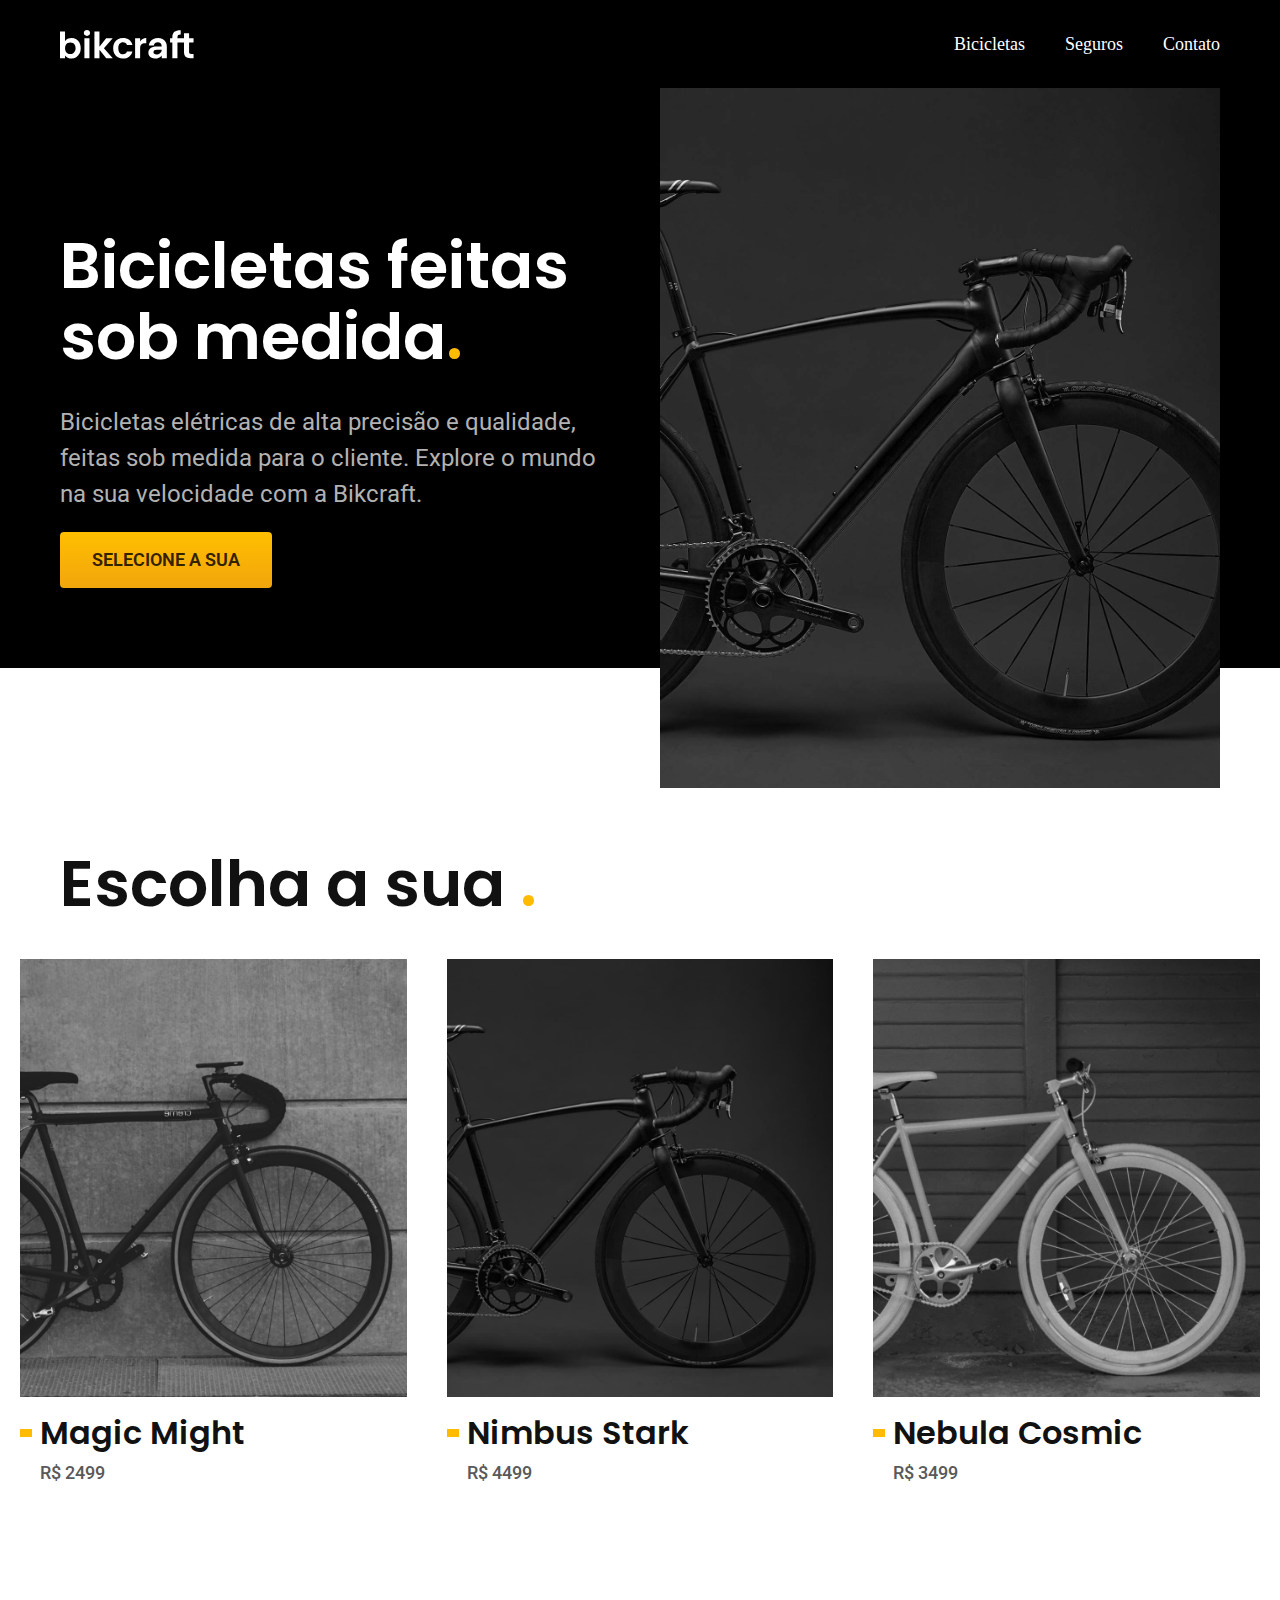
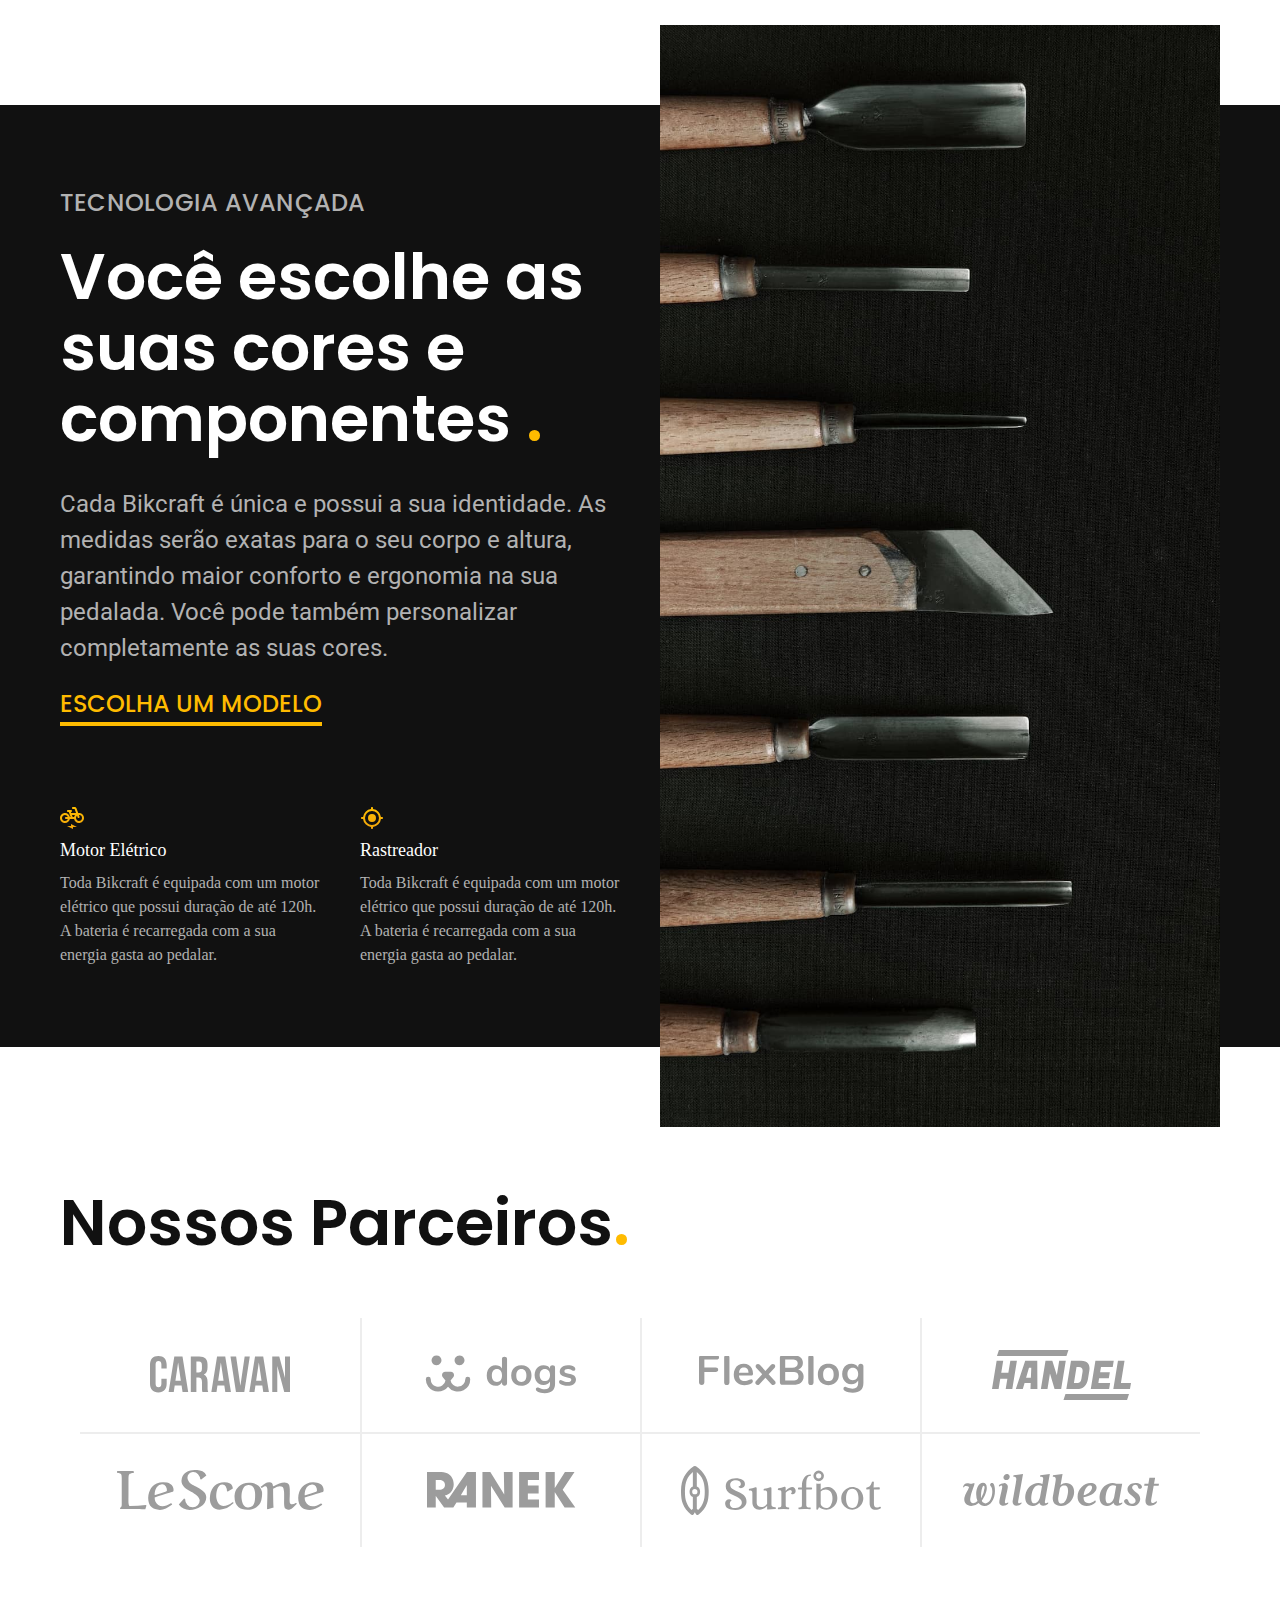
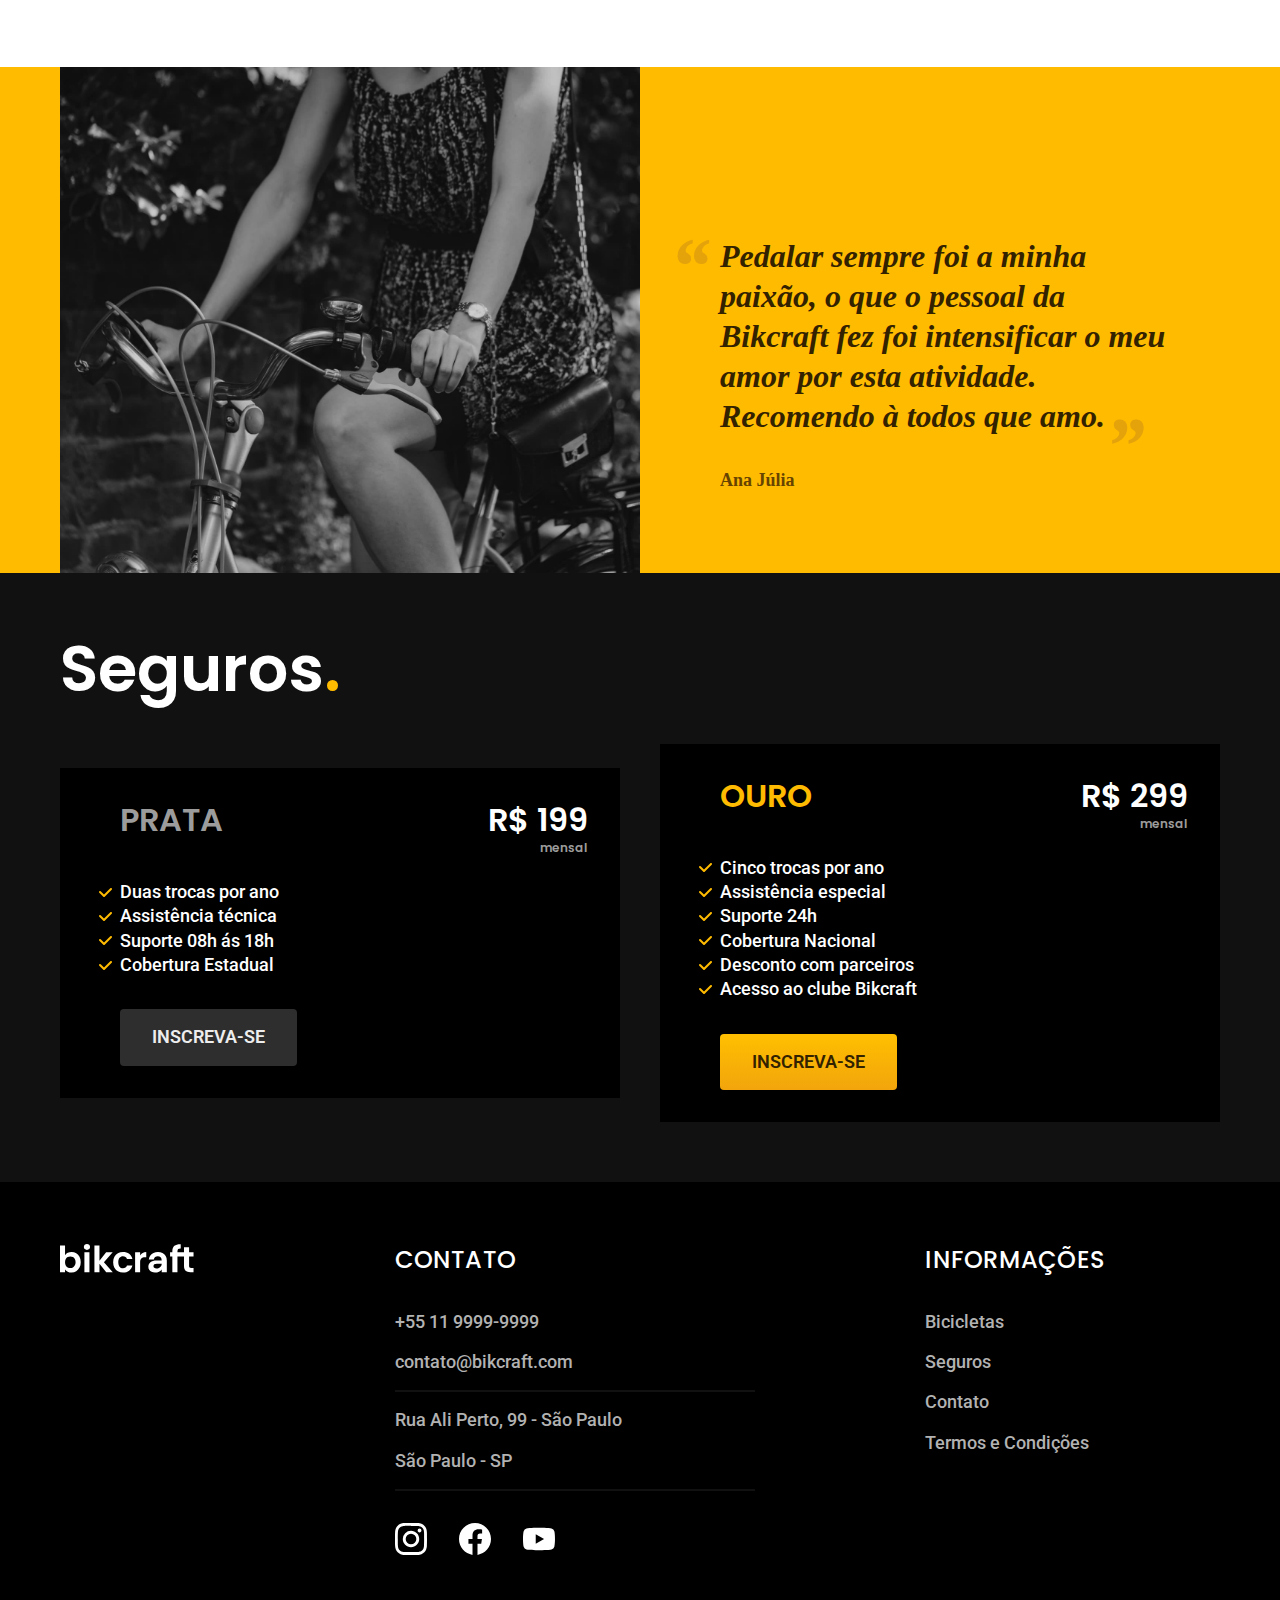
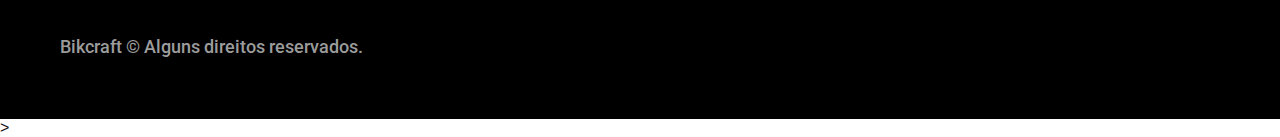
<file: index.html>
<!DOCTYPE html>
<html lang="pt-br">

<head>
    <meta charset="UTF-8">
    <meta name="viewport" content="width=device-width, initial-scale=1.0">
    <link rel="icon" href="./img/favicon.svg" type="image/svg+xml">
    <link rel="stylesheet" href="./css/style.min.css">
    <title>Bikcraft - Bicicletas Elétricas</title>
    <meta name="description" content="Bicicletas elétricas de alta precisão e qualidade,  feitas sob medida para o cliente. Explore o mundo na sua velocidade com a Bikcraft.">

    <link rel="preconnect" href="https://fonts.googleapis.com">
    <link rel="preconnect" href="https://fonts.gstatic.com" crossorigin>
    <link href="https://fonts.googleapis.com/css2?family=Merriweather:ital,wght@1,900&family=Poppins:wght@400;600&family=Roboto:wght@400;500&display=swap" rel="stylesheet">

    <script>document.documentElement.classList.add("js");</script>
</head>

<body>
    <header class="header-bg">
        <div class="header container">
            <a href="./"><img src="./img/bikcraft.svg" width="136" height="32" alt="Bikcraft"></a>
            <nav aria-label="primaria">
                <ul class="header-menu font-1-m cor-0">
                    <li><a href="./bicicletas.html">Bicicletas</a></li>
                    <li><a href="./seguros.html">Seguros</a></li>
                    <li><a href="./contato.html">Contato</a></li>
                </ul>
            </nav>
        </div>
    </header>

    <main class="introducao-bg">
        <div class="introducao container">
            <div class="introducao-conteudo">
                <h1 class="font-1-xxl cor-0 fadeInDown" data-anime="200">Bicicletas feitas sob medida<span>.</span></h1>
                <p class="font-2-l cor-5 fadeInDown" data-anime="400">Bicicletas elétricas de alta precisão e qualidade, feitas sob medida para o cliente. Explore o mundo na sua velocidade com a Bikcraft.</p>
                <a class="botao fadeInDown" data-anime="600" href="./bicicletas.html">SELECIONE A SUA</a>
            </div>
            <picture>
                <source media="(max-width: 800px)" srcset="./img/bicicletas/nimbus.jpg">
                <img src="./img/fotos/introducao.jpg" class="fadeInDown" data-anime="800" alt="Bicicleta elétrica preta">
            </picture>
        </div>
    </main>

    <article class="bicicletas-lista">
        <h2 class="font-1-xxl container">Escolha a sua <span class="cor-p1">.</span></h2>
        <ul>
            <li>
                <a href="./bicicletas/magic.html">
                    <img src="./img/bicicletas/magic-home.jpg" alt="Bicicleta Preta">
                    <h3 class="font-1-xl">Magic Might</h3>
                    <span class="font-2-m cor-8">R$ 2499</span>
                </a>
            </li>
            <li>
                <a href="./bicicletas/nimbus.html">
                    <img src="./img/bicicletas/nimbus-home.jpg" alt="Bicicleta Preta">
                    <h3 class="font-1-xl">Nimbus Stark</h3>
                    <span class="font-2-m cor-8">R$ 4499</span>
                </a>
            </li>
            <li>
                <a href="./bicicletas/nebula.html">
                    <img src="./img/bicicletas/nebula-home.jpg" alt="Bicicleta Preta">
                    <h3 class="font-1-xl">Nebula Cosmic</h3>
                    <span class="font-2-m cor-8">R$ 3499</span>
                </a>
            </li>
        </ul>
    </article>

    <article class="tecnologia-bg">
        <div class="tecnologia container">
            <div class="tecnologia-conteudo">
                <span class="font-2-l-b cor-5">Tecnologia Avançada</span>
                <h2 class="font-1-xxl cor-0">Você escolhe as suas cores e componentes <span class="cor-p1">.</span></h2>
                <p class="font-2-l cor-5">Cada Bikcraft é única e possui a sua identidade. As medidas serão exatas para o seu corpo e altura, garantindo maior conforto e ergonomia na sua pedalada. Você pode também personalizar completamente as suas cores.</p>
                <a class="link" href="./bicicletas.html">Escolha um modelo</a>
                <div class="tecnologia-vantagens">
                    <div>
                        <img src="./img/icones/eletrica.svg" width="24" height="24" alt="">
                        <h3 class="font-1-m cor-0">Motor Elétrico</h3>
                        <p class="font-2-s cor-5">Toda Bikcraft é equipada com um motor elétrico que possui duração de até 120h. A bateria é recarregada com a sua energia gasta ao pedalar.</p>
                    </div>
                    <div>
                        <img src="./img/icones/rastreador.svg" width="24" height="24" alt="">
                        <h3 class="font-1-m cor-0">Rastreador</h3>
                        <p class="font-2-s cor-5">Toda Bikcraft é equipada com um motor elétrico que possui duração de até 120h. A bateria é recarregada com a sua energia gasta ao pedalar.</p>
                    </div>
                </div>
            </div>
            <div class="tecnologia-imagem">
                <img src="./img/fotos/tecnologia.jpg" width="1200" height="1920" alt="">
            </div>
        </div>
    </article>

    <section class="parceiros container" aria-label="parceiros">
        <h2 class="font-1-xxl">Nossos Parceiros<span class="cor-p1">.</span></h2>
        <ul>
            <li><img src="img/parceiros/caravan.svg" width="140" height="38" alt="Caravan"></li>
            <li><img src="img/parceiros/dogs.svg" width="152" height="39" alt="Dogs"></li>
            <li><img src="img/parceiros/flexblog.svg" width="165" height="38" alt="Flexbox"></li>
            <li><img src="img/parceiros/handel.svg" width="139" height="50" alt="Handel"></li>
            <li><img src="img/parceiros/lescone.svg" width="208" height="41" alt="Lescone"></li>
            <li><img src="img/parceiros/ranek.svg" width="149" height="36" alt="Ranek"></li>
            <li><img src="img/parceiros/surfbot.svg" width="200" height="49" alt="Surfbot"></li>
            <li><img src="img/parceiros/wildbeast.svg" width="196" height="34" alt="wildbeast"></li>
        </ul>
    </section>

    <section class="depoimento-bg" aria-label="depoimento">
        <div class="depoimento container">
            <div>
                <img src="img/fotos/depoimento.jpg" width="1560" height="1360" alt="Pessoa pedalando bicileta bikecraft">
            </div>
            <div class="depoimento-conteudo">
                <blockquote class="font-1-xl cor-p5">
                    <p>Pedalar sempre foi a minha paixão, o que o pessoal da Bikcraft fez foi intensificar o meu amor por esta atividade. Recomendo à todos que amo.</p>
                </blockquote>
                <span class="font-1-m-b cor-p4">Ana Júlia</span>
            </div>
        </div>
    </section>

    <article class="seguros-bg">
        <div class="seguros container">
            <h2 class="font-1-xxl cor-0">Seguros<span class="cor-p1">.</span></h2>
            <div class="seguros-item">
                <h3 class="font-1-xl cor-6">PRATA</h3>
                <span class="font-1-xl cor-0">R$ 199 <span class="font-1-xs cor-6">mensal</span></span>
                <ul class="font-2-m cor-0">
                    <li>Duas trocas por ano</li>
                    <li>Assistência técnica</li>
                    <li>Suporte 08h ás 18h</li>
                    <li>Cobertura Estadual</li>
                </ul>
                <a class="botao secundario" href="./orcamento.html">Inscreva-se</a>
            </div>
            <div class="seguros-item">
                <h3 class="font-1-xl cor-p1">OURO</h3>
                <span class="font-1-xl cor-0">R$ 299 <span class="font-1-xs cor-6">mensal</span></span>
                <ul class="font-2-m cor-0">
                    <li>Cinco trocas por ano</li>
                    <li>Assistência especial</li>
                    <li>Suporte 24h</li>
                    <li>Cobertura Nacional</li>
                    <li>Desconto com parceiros</li>
                    <li>Acesso ao clube Bikcraft</li>
                </ul>
                <a class="botao" href="./orcamento.html">Inscreva-se</a>
            </div>
        </div>
    </article>

    <footer class="footer-bg">
        <div class="footer container">
            <img src="./img/bikcraft.svg" width="136" height="32" alt="bikcraft">
            <div class="footer-contato">
                <h3 class="font-2-l-b cor-0">Contato</h3>
                <ul class="font-2-m cor-5">
                    <li><a href="tel:+551199999999">+55 11 9999-9999</a></li>
                    <li><a href="mailto:contato@bikcraft.com.br">contato@bikcraft.com</a></li>
                    <li>Rua Ali Perto, 99 - São Paulo</li>
                    <li>São Paulo - SP</li>
                </ul>
                <div class="footer-redes">
                    <a href="./">
                        <img src="./img/redes/instagram.svg" width="32" height="32" alt="Instagram">
                    </a>
                    <a href="./">
                        <img src="./img/redes/facebook.svg" width="32" height="32" alt="Facebook">
                    </a>
                    <a href="./">
                        <img src="./img/redes/youtube.svg" width="32" height="32" alt="Youtube">
                    </a>
                </div>
            </div>
            <div class="footer-informacoes">
                <h3 class="font-2-l-b cor-0">Informações</h3>
                <nav>
                    <ul class="font-2-m cor-5">
                        <li><a href="./bicicletas.html">Bicicletas</a></li>
                        <li><a href="./seguros.html">Seguros</a></li>
                        <li><a href="./contato.html">Contato</a></li>
                        <li><a href="./termos.html">Termos e Condições</a></li>
                    </ul>
                </nav>
            </div>
            <p class="footer-copy font-2-m cor-6">Bikcraft © Alguns direitos reservados.</p>
        </div>
    </footer>

    <script src="./js/plugins/simple-anime.js"></script>
    <script src="./js/script.js"></script>
</body>
>

</html>
</file>
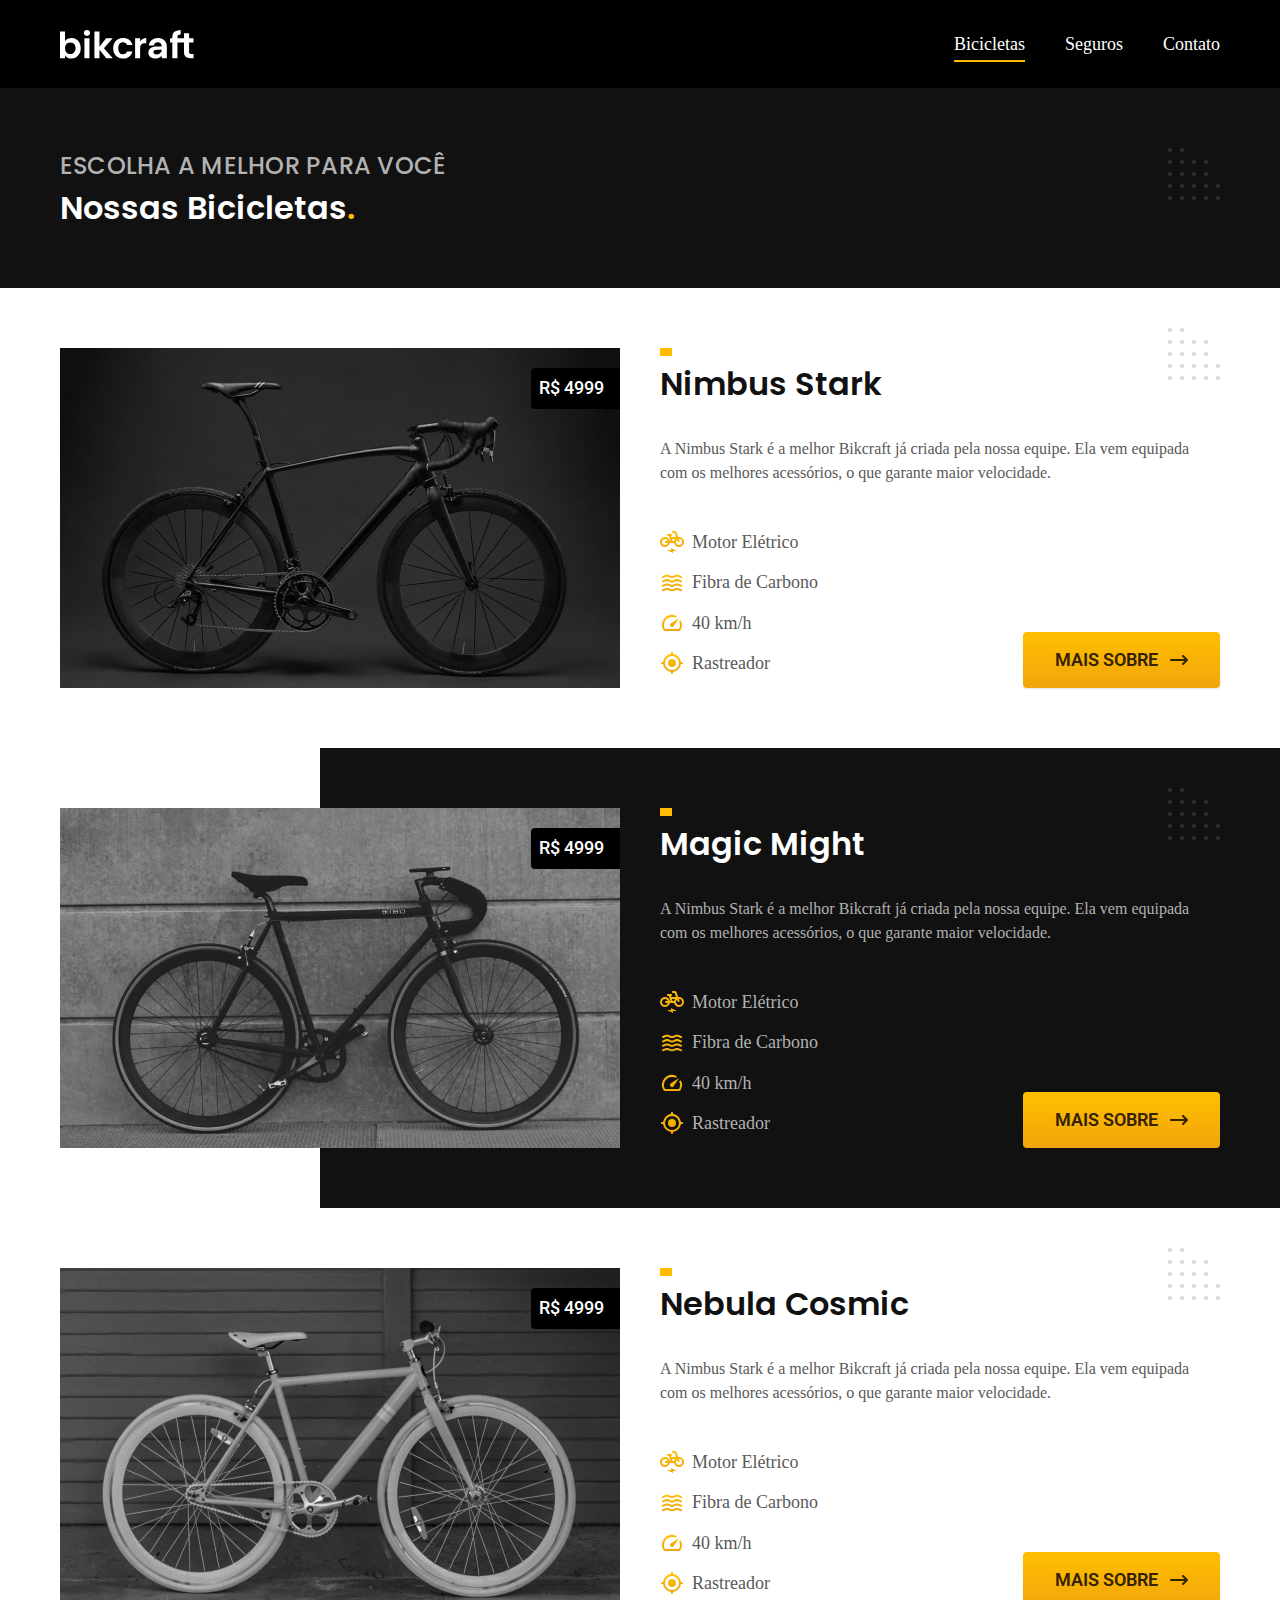
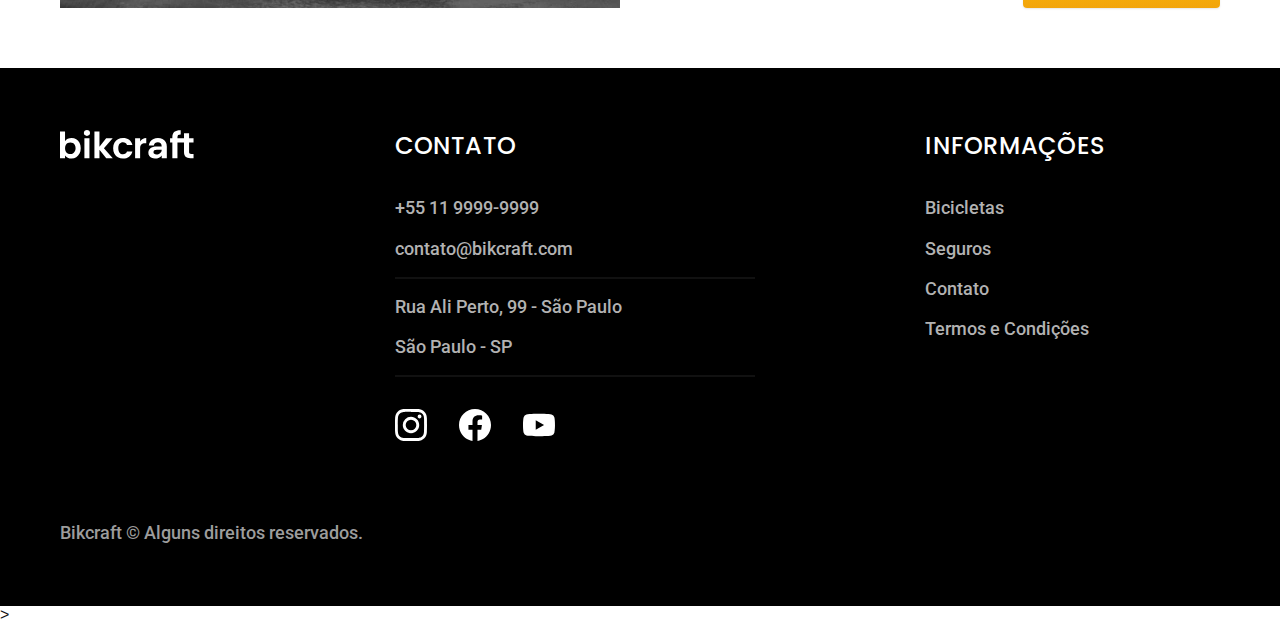
<file: bicicletas.html>
<!DOCTYPE html>
<html lang="pt-br">

<head>
    <meta charset="UTF-8">
    <meta name="viewport" content="width=device-width, initial-scale=1.0">
    <link rel="icon" href="./img/favicon.svg" type="image/svg+xml">
    <link rel="stylesheet" href="./css/style.min.css">
    <title>Bicicletas | Bikcraft</title>
    <meta name="description" content="Bicicletas elétricas de alta precisão e qualidade,  feitas sob medida para o cliente. Explore o mundo na sua velocidade com a Bikcraft.">

    <link rel="preconnect" href="https://fonts.googleapis.com">
    <link rel="preconnect" href="https://fonts.gstatic.com" crossorigin>
    <link href="https://fonts.googleapis.com/css2?family=Merriweather:ital,wght@1,900&family=Poppins:wght@400;600&family=Roboto:wght@400;500&display=swap" rel="stylesheet">
    <script>document.documentElement.classList.add("js");</script>
</head>

<body id="bicicletas">
    <header class="header-bg">
        <div class="header container">
            <a href="./"><img src="./img/bikcraft.svg" width="136" height="32" alt="Bikcraft"></a>
            <nav aria-label="primaria">
                <ul class="header-menu font-1-m cor-0">
                    <li><a href="./bicicletas.html">Bicicletas</a></li>
                    <li><a href="./seguros.html">Seguros</a></li>
                    <li><a href="./contato.html">Contato</a></li>
                </ul>
            </nav>
        </div>
    </header>

    <main>
        <div class="titulo-bg">
            <div class="titulo container">
                <p class="font-2-l-b cor-5">Escolha a melhor para você</p>
                <h1 class="font-1-xl cor-0">Nossas Bicicletas<span class="cor-p1">.</span></h1>
            </div>
        </div>


        <div class="bicicletas container">
            <div class="bicicletas-imagem">
                <img src="./img/bicicletas/nimbus.jpg" width="1120" height="680" alt="Bicicleta Preta">
                <span class="font-2-m cor-0">R$ 4999</span>
            </div>
            <div class="bicicletas-conteudo">
                <h2 class="font-1-xl">Nimbus Stark</h2>
                <p class="font-2-s cor-8">A Nimbus Stark é a melhor Bikcraft já criada pela nossa equipe. Ela vem equipada com os melhores acessórios, o que garante maior velocidade.</p>
                <ul class="font-1-m cor-8">
                    <li><img src="./img/icones/eletrica.svg" width="24" height="24" alt="">Motor Elétrico</li>
                    <li><img src="./img/icones/carbono.svg" width="24" height="24" alt="">Fibra de Carbono</li>
                    <li><img src="./img/icones/velocidade.svg" width="24" height="24" alt="">40 km/h</li>
                    <li><img src="./img/icones/rastreador.svg" width="24" height="24" alt="">Rastreador</li>
                </ul>
                <a class="botao seta" href="./bicicletas/nimbus.html">Mais Sobre</a>
            </div>
        </div>

        <div class="bicicletas-bg">
            <div class="bicicletas container">
                <div class="bicicletas-imagem">
                    <img src="./img/bicicletas/magic.jpg" width="1120" height="680" alt="Bicicleta Preta">
                    <span class="font-2-m cor-0">R$ 4999</span>
                </div>
                <div class="bicicletas-conteudo">
                    <h2 class="font-1-xl cor-0">Magic Might</h2>
                    <p class="font-2-s cor-5">A Nimbus Stark é a melhor Bikcraft já criada pela nossa equipe. Ela vem equipada com os melhores acessórios, o que garante maior velocidade.</p>
                    <ul class="font-1-m cor-5">
                        <li><img src="./img/icones/eletrica.svg" width="24" height="24" alt="">Motor Elétrico</li>
                        <li><img src="./img/icones/carbono.svg" width="24" height="24" alt="">Fibra de Carbono</li>
                        <li><img src="./img/icones/velocidade.svg" width="24" height="24" alt="">40 km/h</li>
                        <li><img src="./img/icones/rastreador.svg" width="24" height="24" alt="">Rastreador</li>
                    </ul>
                    <a class="botao seta" href="./bicicletas/magic.html">Mais Sobre</a>

                </div>
            </div>
        </div>

        <div class="bicicletas container">
            <div class="bicicletas-imagem">
                <img src="./img/bicicletas/nebula.jpg" width="1120" height="680" alt="Bicicleta Branca">
                <span class="font-2-m cor-0">R$ 4999</span>
            </div>
            <div class="bicicletas-conteudo">
                <h2 class="font-1-xl">Nebula Cosmic</h2>
                <p class="font-2-s cor-8">A Nimbus Stark é a melhor Bikcraft já criada pela nossa equipe. Ela vem equipada com os melhores acessórios, o que garante maior velocidade.</p>
                <ul class="font-1-m cor-8">
                    <li><img src="./img/icones/eletrica.svg" width="24" height="24" alt="">Motor Elétrico</li>
                    <li><img src="./img/icones/carbono.svg" width="24" height="24" alt="">Fibra de Carbono</li>
                    <li><img src="./img/icones/velocidade.svg" width="24" height="24" alt="">40 km/h</li>
                    <li><img src="./img/icones/rastreador.svg" width="24" height="24" alt="">Rastreador</li>
                </ul>
                <a class="botao seta" href="./bicicletas/nebula.html">Mais Sobre</a>

            </div>
        </div>



    </main>

    <footer class="footer-bg">
        <div class="footer container">
            <img src="./img/bikcraft.svg" width="136" height="32" alt="bikcraft">
            <div class="footer-contato">
                <h3 class="font-2-l-b cor-0">Contato</h3>
                <ul class="font-2-m cor-5">
                    <li><a href="tel:+551199999999">+55 11 9999-9999</a></li>
                    <li><a href="mailto:contato@bikcraft.com.br">contato@bikcraft.com</a></li>
                    <li>Rua Ali Perto, 99 - São Paulo</li>
                    <li>São Paulo - SP</li>
                </ul>
                <div class="footer-redes">
                    <a href="./">
                        <img src="./img/redes/instagram.svg" width="32" height="32" alt="Instagram">
                    </a>
                    <a href="./">
                        <img src="./img/redes/facebook.svg" width="32" height="32" alt="Facebook">
                    </a>
                    <a href="./">
                        <img src="./img/redes/youtube.svg" width="32" height="32" alt="Youtube">
                    </a>
                </div>
            </div>
            <div class="footer-informacoes">
                <h3 class="font-2-l-b cor-0">Informações</h3>
                <nav>
                    <ul class="font-2-m cor-5">
                        <li><a href="./bicicletas.html">Bicicletas</a></li>
                        <li><a href="./seguros.html">Seguros</a></li>
                        <li><a href="./contato.html">Contato</a></li>
                        <li><a href="./termos.html">Termos e Condições</a></li>
                    </ul>
                </nav>
            </div>
            <p class="footer-copy font-2-m cor-6">Bikcraft © Alguns direitos reservados.</p>
        </div>
    </footer>

    <script src="./js/script.js"></script>
</body>
>

</html>
</file>
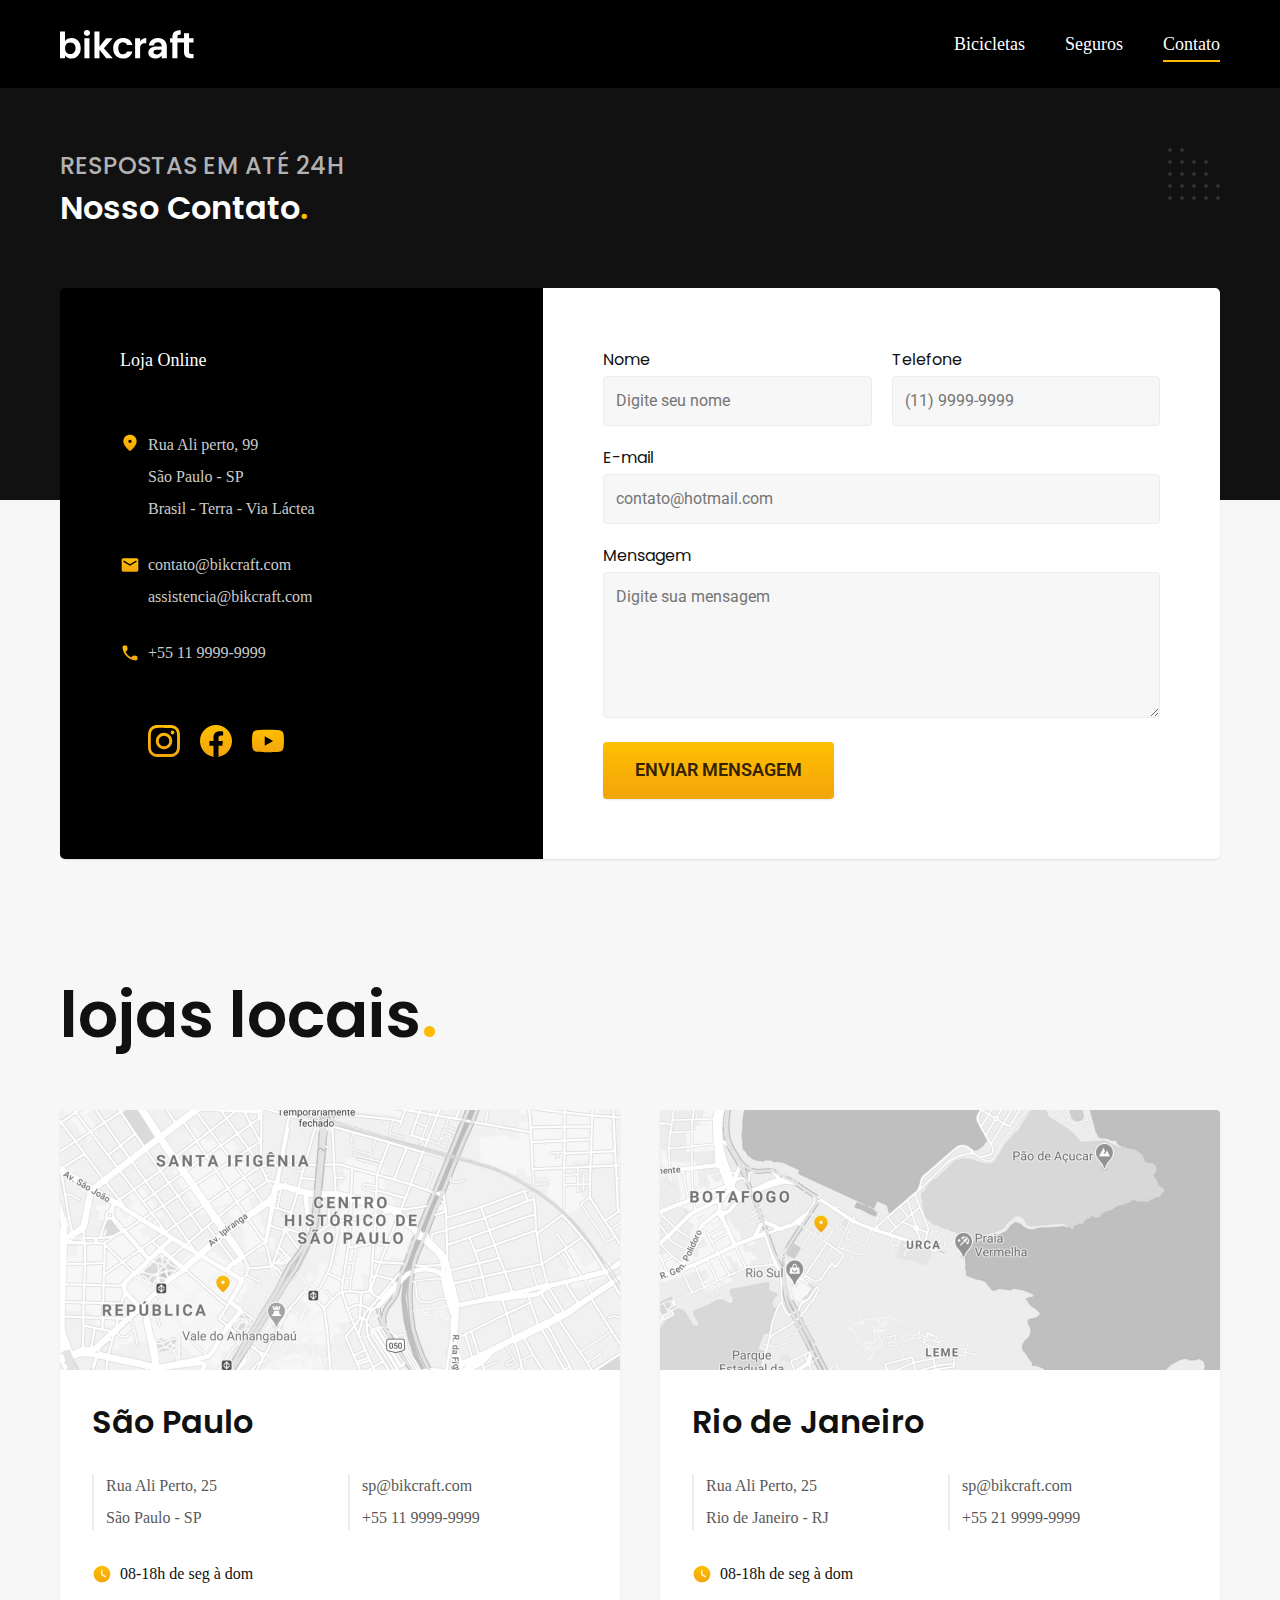
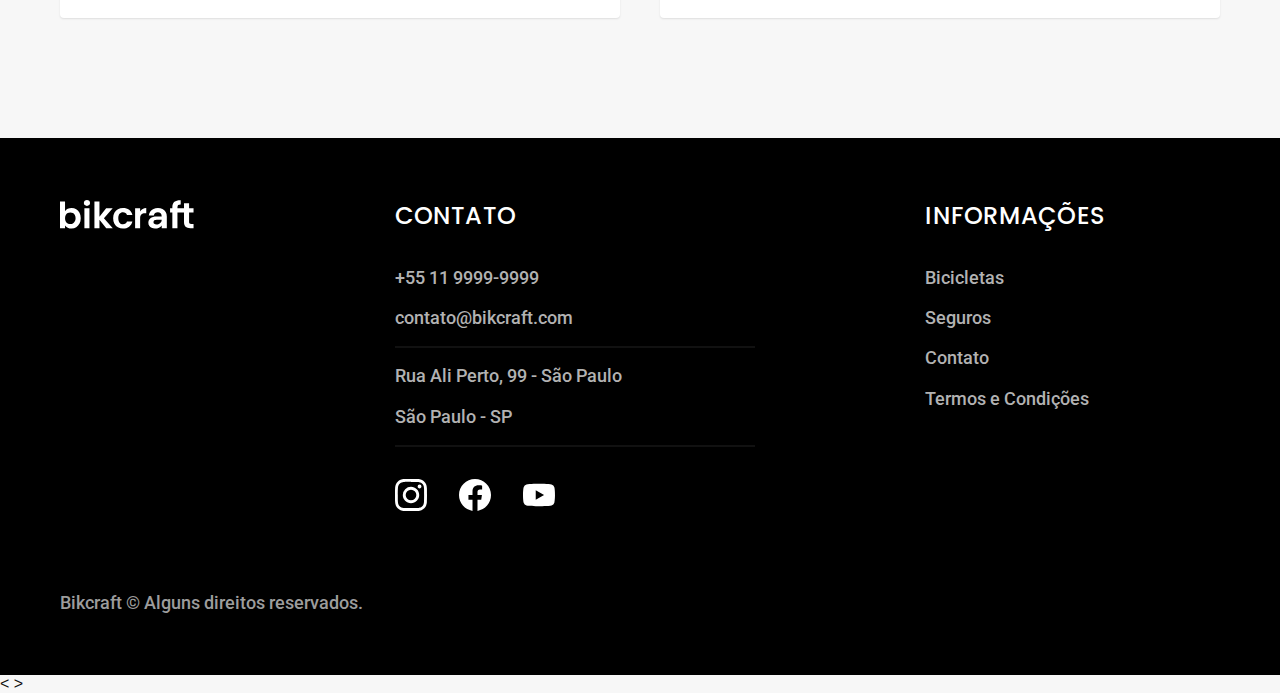
<file: contato.html>
<!DOCTYPE html>
<html lang="pt-br">

<head>
    <meta charset="UTF-8">
    <meta name="viewport" content="width=device-width, initial-scale=1.0">
    <link rel="icon" href="./img/favicon.svg" type="image/svg+xml">
    <link rel="stylesheet" href="./css/style.min.css">
    <title>Contato | Bikcraft</title>
    <meta name="description" content="Bicicletas elétricas de alta precisão e qualidade,  feitas sob medida para o cliente. Explore o mundo na sua velocidade com a Bikcraft.">

    <link rel="preconnect" href="https://fonts.googleapis.com">
    <link rel="preconnect" href="https://fonts.gstatic.com" crossorigin>
    <link href="https://fonts.googleapis.com/css2?family=Merriweather:ital,wght@1,900&family=Poppins:wght@400;600&family=Roboto:wght@400;500&display=swap" rel="stylesheet">
    <script>document.documentElement.classList.add("js");</script>
</head>

<body id="contato">
    <header class="header-bg">
        <div class="header container">
            <a href="./"><img src="./img/bikcraft.svg" width="136" height="32" alt="Bikcraft"></a>
            <nav aria-label="primaria">
                <ul class="header-menu font-1-m cor-0">
                    <li><a href="./bicicletas.html">Bicicletas</a></li>
                    <li><a href="./seguros.html">Seguros</a></li>
                    <li><a href="./contato.html">Contato</a></li>
                </ul>
            </nav>
        </div>
    </header>

    <main>
        <div class="titulo-bg">
            <div class="titulo container">
                <p class="font-2-l-b cor-5">Respostas em até 24h</p>
                <h1 class="font-1-xl cor-0">Nosso Contato<span class="cor-p1">.</span></h1>
            </div>
        </div>

        <div class="contato container">
            <section class="contato-dados" aria-label="endereço">
                <h2 class="font-1-m cor-0">Loja Online</h2>
                <div class="contato-endereco font-2-s cor-4">
                    <p>Rua Ali perto, 99</p>
                    <p>São Paulo - SP</p>
                    <p>Brasil - Terra - Via Láctea</p>
                </div>
                <div class="contato-meios font-2-s cor-4">
                    <a href="mailto:contato@bikcraft.com">contato@bikcraft.com</a>
                    <a href="mailto:assistencia@bikcraft.com">assistencia@bikcraft.com</a>
                    <a href="tel:+551199999999">+55 11 9999-9999</a>
                </div>
                <div class="contato-redes">
                    <a href="./">
                        <img src="./img/redes/instagram-p.svg" width="32" height="32" alt="Instagram">
                    </a>
                    <a href="./">
                        <img src="./img/redes/facebook-p.svg" width="32" height="32" alt="Facebook">
                    </a>
                    <a href="./">
                        <img src="./img/redes/youtube-p.svg" width="32" height="32" alt="Youtube">
                    </a>
                </div>
            </section>
            <section class="contato-formulario" aria-label="formulario">
                <form class="form" action="./contato.html">
                    <div>
                        <label for="nome">Nome</label>
                        <input type="text" id="nome" placeholder="Digite seu nome">
                    </div>
                    <div>
                        <label for="telefone">Telefone</label>
                        <input type="text" id="telefone" placeholder="(11) 9999-9999">
                    </div>
                    <div class="col-2">
                        <label for="email">E-mail</label>
                        <input type="email" id="email" placeholder="contato@hotmail.com">
                    </div>
                    <div class="col-2">
                        <label for="mensagem">Mensagem</label>
                        <textarea name="mensagem" id="mensagem" rows="5" placeholder="Digite sua mensagem"></textarea>
                    </div>
                    <button class="botao col-2">Enviar Mensagem</button>
                </form>
            </section>
        </div>
        <article class="lojas container">
            <h2 class="font-1-xxl">lojas locais<span class="cor-p1">.</span></h2>
            <div class="lojas-item">
                <img src="./img/lojas/sp.jpg" width="1120" height="520" alt="Loja SP">
                <div class="lojas-conteudo">
                    <h3 class="font-1-xl">São Paulo</h3>
                    <div class="lojas-dados font-2-s cor-8">
                        <p>Rua Ali Perto, 25</p>
                        <p>São Paulo - SP</p>
                    </div>
                    <div class="lojas-dados font-2-s cor-8">
                        <a href="mailto:assistencia@bikcraft.com">sp@bikcraft.com</a>
                        <a href="tel:+551199999999">+55 11 9999-9999</a>
                    </div>
                    <p class="lojas-tempo font-1-s"><img src="./img/icones/horario.svg" width="20" height="20" alt="">08-18h de seg à dom</p>
                </div>
            </div>
            <div class="lojas-item">
                <img src="./img/lojas/rj.jpg" width="1120" height="520" alt="Loja RJ">
                <div class="lojas-conteudo">
                    <h3 class="font-1-xl">Rio de Janeiro</h3>
                    <div class="lojas-dados font-2-s cor-8">
                        <p>Rua Ali Perto, 25</p>
                        <p>Rio de Janeiro - RJ</p>
                    </div>
                    <div class="lojas-dados font-2-s cor-8">
                        <a href="mailto:assistencia@bikcraft.com">sp@bikcraft.com</a>
                        <a href="tel:+551199999999">+55 21 9999-9999</a>
                    </div>
                    <p class="lojas-tempo font-1-s"><img src="./img/icones/horario.svg" width="20" height="20" alt="">08-18h de seg à dom</p>
                </div>

        </article>

    </main>

    <footer class="footer-bg">
        <div class="footer container">
            <img src="./img/bikcraft.svg" width="136" height="32" alt="bikcraft">
            <div class="footer-contato">
                <h3 class="font-2-l-b cor-0">Contato</h3>
                <ul class="font-2-m cor-5">
                    <li><a href="tel:+551199999999">+55 11 9999-9999</a></li>
                    <li><a href="mailto:contato@bikcraft.com.br">contato@bikcraft.com</a></li>
                    <li>Rua Ali Perto, 99 - São Paulo</li>
                    <li>São Paulo - SP</li>
                </ul>
                <div class="footer-redes">
                    <a href="./">
                        <img src="./img/redes/instagram.svg" width="32" height="32" alt="Instagram">
                    </a>
                    <a href="./">
                        <img src="./img/redes/facebook.svg" width="32" height="32" alt="Facebook">
                    </a>
                    <a href="./">
                        <img src="./img/redes/youtube.svg" width="32" height="32" alt="Youtube">
                    </a>
                </div>
            </div>
            <div class="footer-informacoes">
                <h3 class="font-2-l-b cor-0">Informações</h3>
                <nav>
                    <ul class="font-2-m cor-5">
                        <li><a href="./bicicletas.html">Bicicletas</a></li>
                        <li><a href="./seguros.html">Seguros</a></li>
                        <li><a href="./contato.html">Contato</a></li>
                        <li><a href="./termos.html">Termos e Condições</a></li>
                    </ul>
                </nav>
            </div>
            <p class="footer-copy font-2-m cor-6">Bikcraft © Alguns direitos reservados.</p>
        </div>
    </footer>

    <<script src="./js/script.js">
        </script>
</body>
>

</html>
</file>
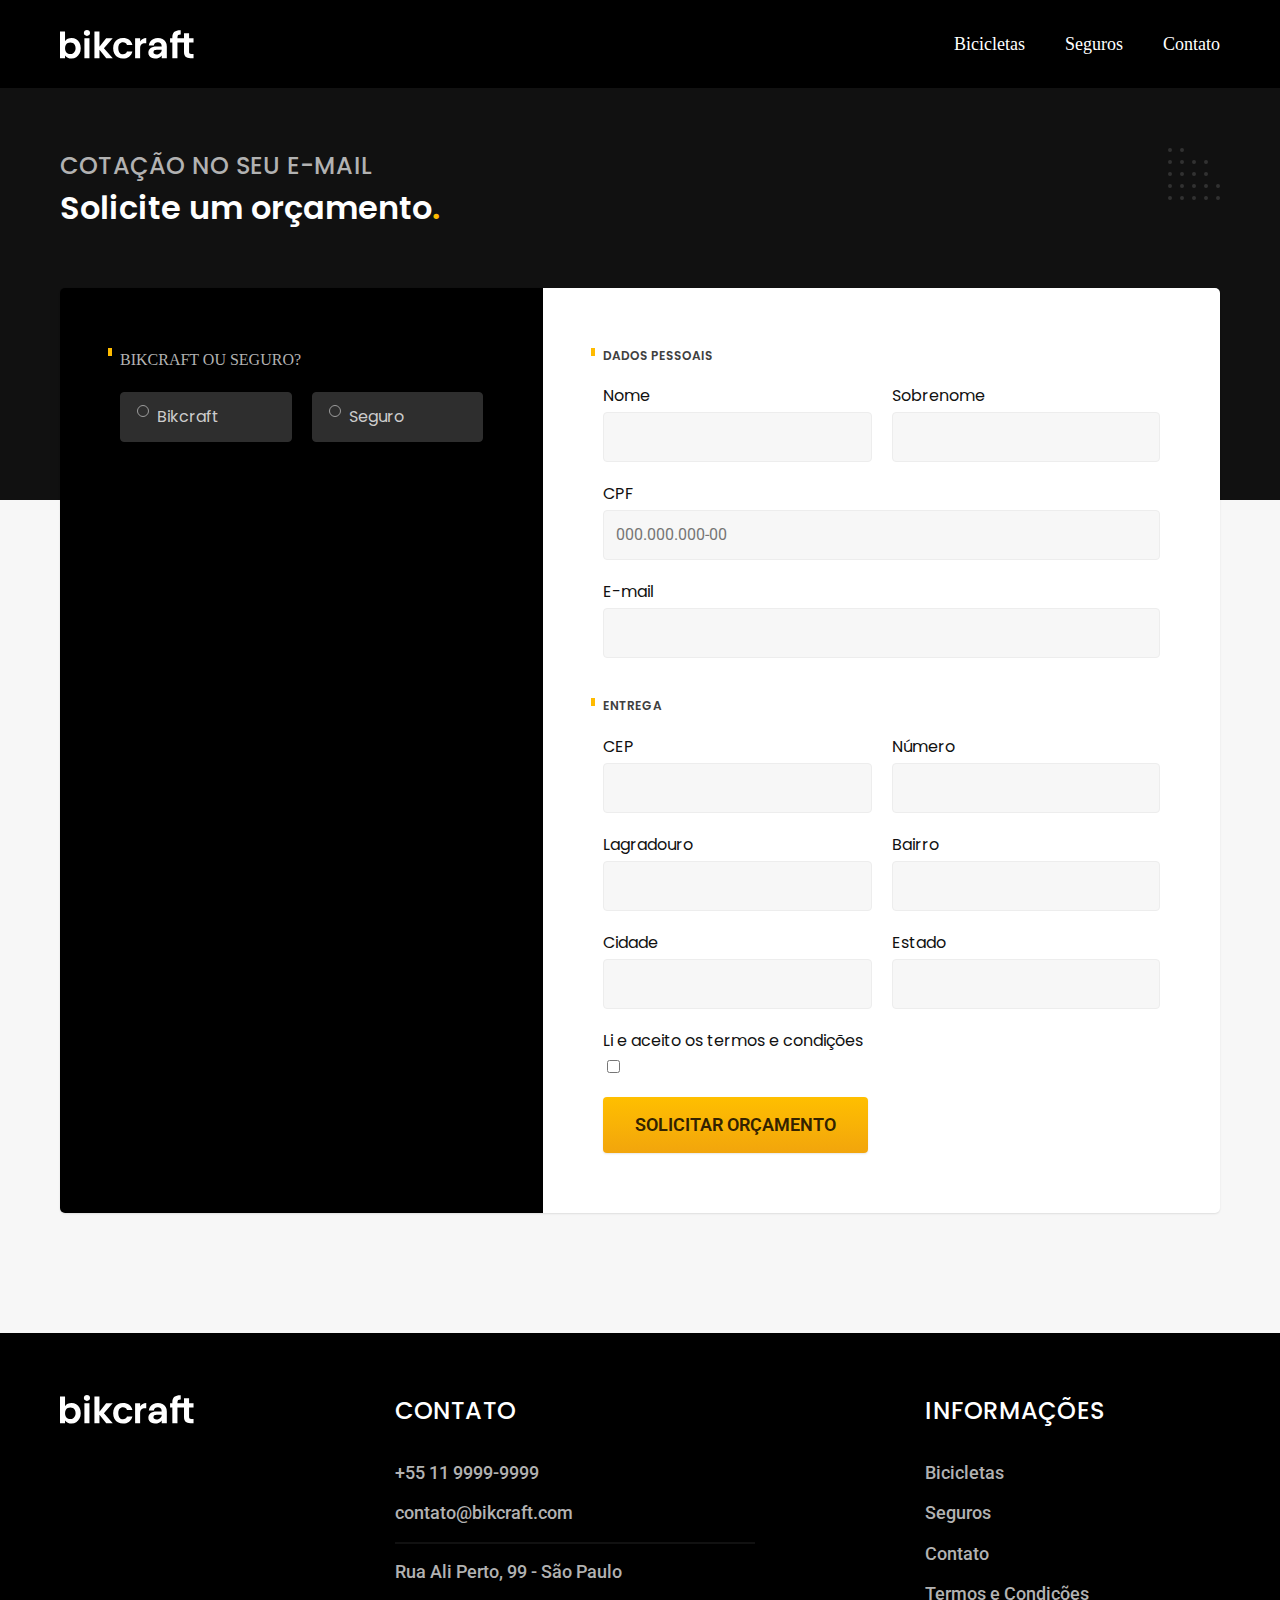
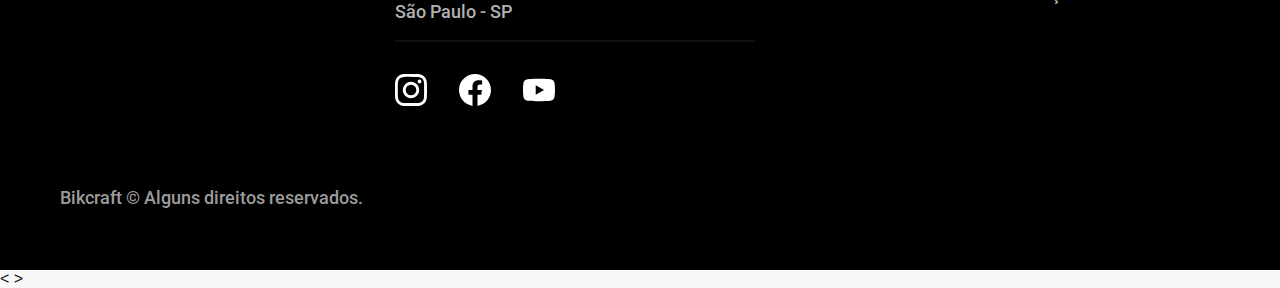
<file: orcamento.html>
<!DOCTYPE html>
<html lang="pt-br">

<head>
    <meta charset="UTF-8">
    <meta name="viewport" content="width=device-width, initial-scale=1.0">
    <link rel="icon" href="./img/favicon.svg" type="image/svg+xml">
    <link rel="stylesheet" href="./css/style.min.css">
    <title>Orçamento | Bikcraft</title>
    <meta name="description" content="Bicicletas elétricas de alta precisão e qualidade,  feitas sob medida para o cliente. Explore o mundo na sua velocidade com a Bikcraft.">

    <link rel="preconnect" href="https://fonts.googleapis.com">
    <link rel="preconnect" href="https://fonts.gstatic.com" crossorigin>
    <link href="https://fonts.googleapis.com/css2?family=Merriweather:ital,wght@1,900&family=Poppins:wght@400;600&family=Roboto:wght@400;500&display=swap" rel="stylesheet">
    <script>document.documentElement.classList.add("js");</script>
</head>

<body id="orcamento">
    <header class="header-bg">
        <div class="header container">
            <a href="./"><img src="./img/bikcraft.svg" width="136" height="32" alt="Bikcraft"></a>
            <nav aria-label="primaria">
                <ul class="header-menu font-1-m cor-0">
                    <li><a href="./bicicletas.html">Bicicletas</a></li>
                    <li><a href="./seguros.html">Seguros</a></li>
                    <li><a href="./contato.html">Contato</a></li>
                </ul>
            </nav>
        </div>
    </header>

    <main>
        <div class="titulo-bg">
            <div class="titulo container">
                <p class="font-2-l-b cor-5">Cotação no seu e-mail</p>
                <h1 class="font-1-xl cor-0">Solicite um orçamento<span class="cor-p1">.</span></h1>
            </div>
        </div>

        <form class="orcamento container" action="./">
            <div class="orcamento-produto">
                <h2 class="font-1-s cor-5">Bikcraft ou Seguro?</h2>

                <input type="radio" name="tipo" value="bikcraft" id="bikcraft">
                <label for="bikcraft">Bikcraft</label>

                <input type="radio" name="tipo" value="seguro" id="seguro">
                <label for="seguro">Seguro</label>

                <div class="orcamento-conteudo" id="orcamento-bikcraft">

                    <h2 class="font-1-xs cor-5">Escolha a sua</h2>

                    <input type="radio" name="produto" value="nimbus" id="nimbus">
                    <label for="nimbus">Nimbus Stark <span>R$ 4999</span></label>
                    <div class="orcamento-detalhes">
                        <ul>
                            <li><img src="./img/icones/eletrica.svg" width="32" height="32" alt="">Motor Elétrico</li>
                            <li><img src="./img/icones/carbono.svg" idth="32" height="32" alt="">Fibra de Carbono</li>
                            <li><img src="./img/icones/velocidade.svg" idth="32" height="32" alt="">50 Km/h</li>
                            <li><img src="./img/icones/rastreador.svg" idth="32" height="32" alt="">Rastreador</li>
                        </ul>
                        <img src="./img/bicicletas/nimbus.jpg" alt="Bicicleta Preta">
                    </div>

                    <input type="radio" name="produto" value="magic" id="magic">
                    <label for="magic">Magic Might <span>R$ 2499</span></label>
                    <div class="orcamento-detalhes">
                        <ul>
                            <li><img src="./img/icones/eletrica.svg" width="32" height="32" alt="">Motor Elétrico</li>
                            <li><img src="./img/icones/carbono.svg" width="32" height="32" alt="">Fibra de Carbono</li>
                            <li><img src="./img/icones/velocidade.svg" width="32" height="32" alt="">40 Km/h</li>
                            <li><img src="./img/icones/rastreador.svg" width="32" height="32" alt="">Rastreador</li>
                        </ul>
                        <img src="./img/bicicletas/magic.jpg" alt="Bicicleta Preta">
                    </div>

                    <input type="radio" name="produto" value="nebula" id="nebula">
                    <label for="nebula">Nebula Cosmic <span>R$ 3999</span></label>
                    <div class="orcamento-detalhes">
                        <ul>
                            <li><img src="./img/icones/eletrica.svg" width="32" height="32" alt="">Motor Elétrico</li>
                            <li><img src="./img/icones/carbono.svg" width="32" height="32" alt="">Fibra de Carbono</li>
                            <li><img src="./img/icones/velocidade.svg" width="32" height="32" alt="">50 Km/h</li>
                            <li><img src="./img/icones/rastreador.svg" width="32" height="32" alt="">Rastreador</li>
                        </ul>
                        <img src="./img/bicicletas/nebula.jpg" alt="Bicicleta Branca">
                    </div>
                </div>

                <div class="orcamento-conteudo" id="orcamento-seguro">
                    <h2 class="font-1-xs cor-5">Escolha o plano</h2>

                    <input type="radio" name="produto" value="prata" id="prata">
                    <label for="prata">Prata <span>R$ 199</span></label>

                    <input type="radio" name="produto" value="ouro" id="ouro">
                    <label for="Ouro">Ouro <span>R$ 299</span></label>
                </div>

            </div>

            <div class="orcamento-dados form">
                <h2 class="font-1-xs cor-9 col-2">Dados Pessoais</h2>
                <div>
                    <label for="nome">Nome</label>
                    <input type="text" id="nome" name="nome">
                </div>
                <div>
                    <label for="sobrenome">Sobrenome</label>
                    <input type="text" id="sobrenome" name="sobrenome">
                </div>
                <div class="col-2">
                    <label for="cpf">CPF</label>
                    <input type="text" id="cpf" name="cpf" placeholder="000.000.000-00">
                </div>
                <div class="col-2">
                    <label for="email">E-mail</label>
                    <input type="text" id="sobrenome" name="sobrenome">
                </div>
                <h2 class="font-1-xs cor-9 col-2">Entrega</h2>
                <div>
                    <label for="cep">CEP</label>
                    <input type="text" id="cep" name="cep">
                </div>
                <div>
                    <label for="numero">Número</label>
                    <input type="text" id="numero" name="numero">
                </div>
                <div>
                    <label for="lagradouro">Lagradouro</label>
                    <input type="text" id="lagradouro" name="lagradouro">
                </div>
                <div>
                    <label for="bairro">Bairro</label>
                    <input type="text" id="bairro" name="bairro">
                </div>
                <div>
                    <label for="Cidade">Cidade</label>
                    <input type="text" id="Cidade" name="Cidade">
                </div>
                <div>
                    <label for="estado">Estado</label>
                    <input type="text" id="estado" name="estado">
                </div>
                <div>
                    <label for="condicoes">Li e aceito os <span class="">termos e condições</span></label>
                    <input type="checkbox" name="condicoes" id="condicoes">
                </div>
                <button class="botao col-2">Solicitar Orçamento</button>
            </div>

        </form>


    </main>

    <footer class="footer-bg">
        <div class="footer container">
            <img src="./img/bikcraft.svg" width="136" height="32" alt="bikcraft">
            <div class="footer-contato">
                <h3 class="font-2-l-b cor-0">Contato</h3>
                <ul class="font-2-m cor-5">
                    <li><a href="tel:+551199999999">+55 11 9999-9999</a></li>
                    <li><a href="mailto:contato@bikcraft.com.br">contato@bikcraft.com</a></li>
                    <li>Rua Ali Perto, 99 - São Paulo</li>
                    <li>São Paulo - SP</li>
                </ul>
                <div class="footer-redes">
                    <a href="./">
                        <img src="./img/redes/instagram.svg" width="32" height="32" alt="Instagram">
                    </a>
                    <a href="./">
                        <img src="./img/redes/facebook.svg" width="32" height="32" alt="Facebook">
                    </a>
                    <a href="./">
                        <img src="./img/redes/youtube.svg" width="32" height="32" alt="Youtube">
                    </a>
                </div>
            </div>
            <div class="footer-informacoes">
                <h3 class="font-2-l-b cor-0">Informações</h3>
                <nav>
                    <ul class="font-2-m cor-5">
                        <li><a href="./bicicletas.html">Bicicletas</a></li>
                        <li><a href="./seguros.html">Seguros</a></li>
                        <li><a href="./contato.html">Contato</a></li>
                        <li><a href="./termos.html">Termos e Condições</a></li>
                    </ul>
                </nav>
            </div>
            <p class="footer-copy font-2-m cor-6">Bikcraft © Alguns direitos reservados.</p>
        </div>
    </footer>

    <<script src="./js/script.js">
        </script>
</body>
>

</html>
</file>
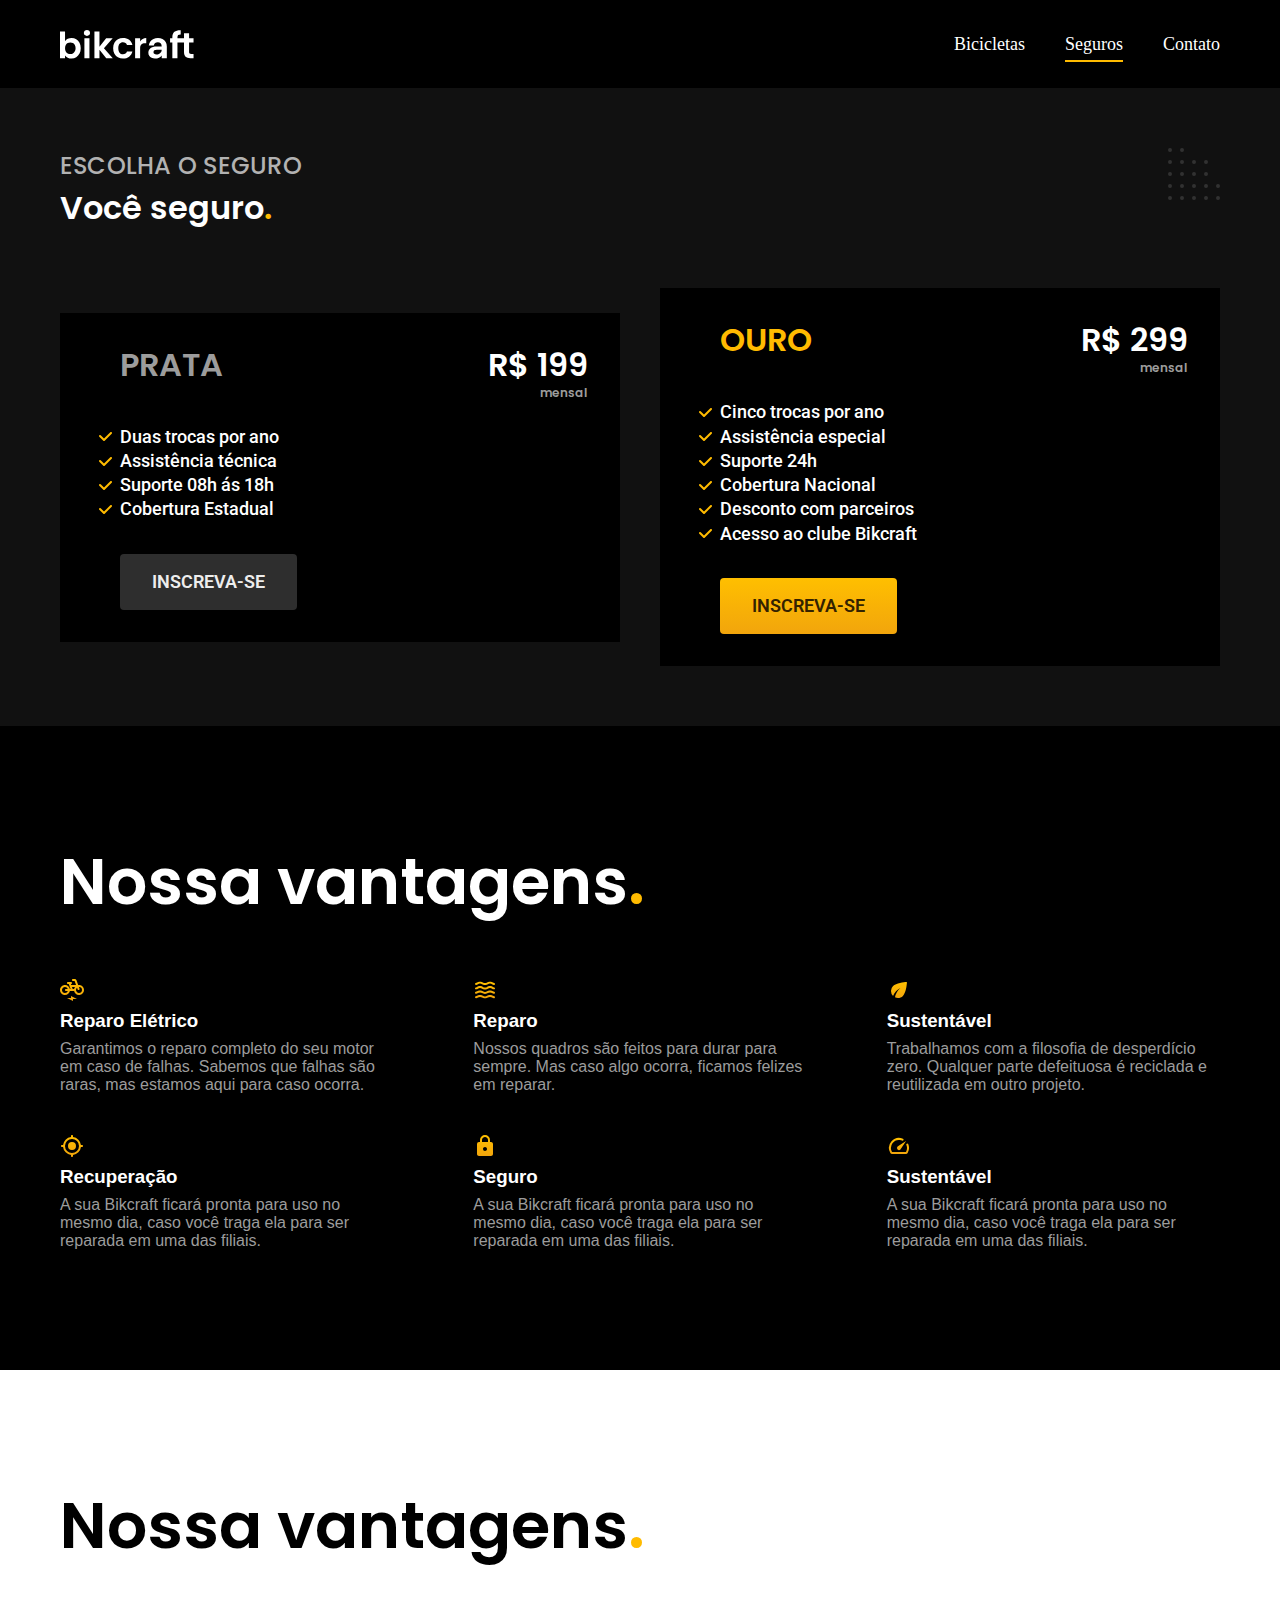
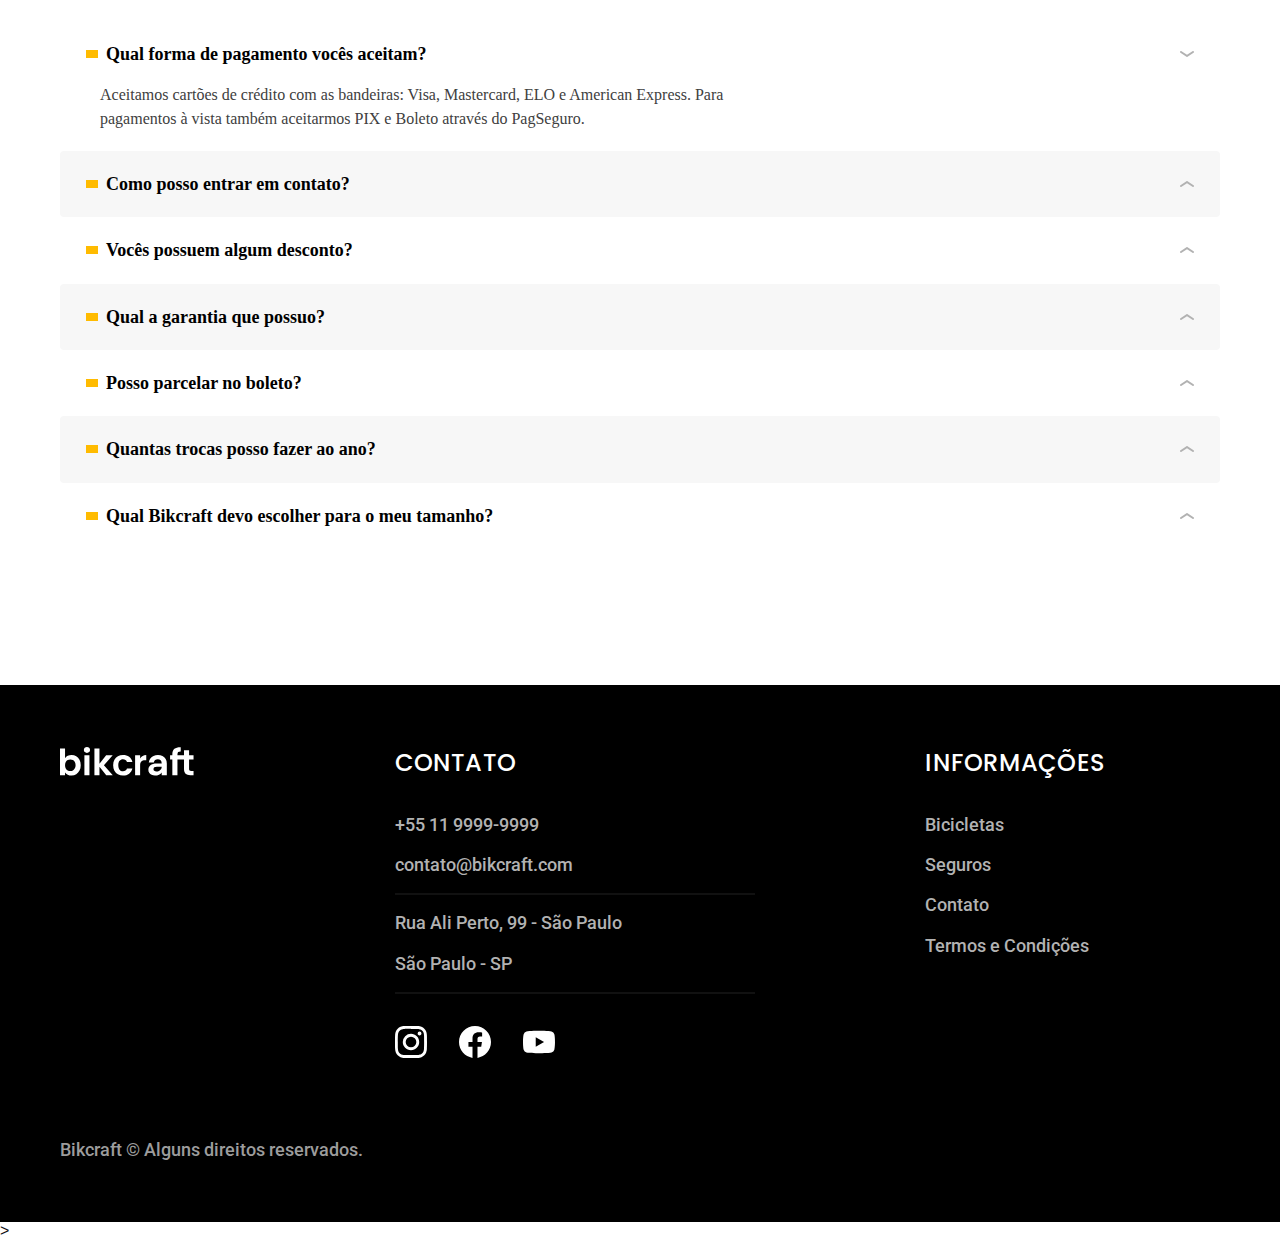
<file: seguros.html>
<!DOCTYPE html>
<html lang="pt-br">

<head>
    <meta charset="UTF-8">
    <meta name="viewport" content="width=device-width, initial-scale=1.0">
    <link rel="icon" href="./img/favicon.svg" type="image/svg+xml">
    <link rel="stylesheet" href="./css/style.min.css">
    <title>Termos e Condições | Bikcraft</title>
    <meta name="description" content="Bicicletas elétricas de alta precisão e qualidade,  feitas sob medida para o cliente. Explore o mundo na sua velocidade com a Bikcraft.">

    <link rel="preconnect" href="https://fonts.googleapis.com">
    <link rel="preconnect" href="https://fonts.gstatic.com" crossorigin>
    <link href="https://fonts.googleapis.com/css2?family=Merriweather:ital,wght@1,900&family=Poppins:wght@400;600&family=Roboto:wght@400;500&display=swap" rel="stylesheet">
    <script>document.documentElement.classList.add("js");</script>
</head>

<body id="seguros">
    <header class="header-bg">
        <div class="header container">
            <a href="./"><img src="./img/bikcraft.svg" width="136" height="32" alt="Bikcraft"></a>
            <nav aria-label="primaria">
                <ul class="header-menu font-1-m cor-0">
                    <li><a href="./bicicletas.html">Bicicletas</a></li>
                    <li><a href="./seguros.html">Seguros</a></li>
                    <li><a href="./contato.html">Contato</a></li>
                </ul>
            </nav>
        </div>
    </header>

    <main class="seguros-bg">
        <div class="titulo-bg">
            <div class="titulo container">
                <p class="font-2-l-b cor-5">Escolha o seguro</p>
                <h1 class="font-1-xl cor-0">Você seguro<span class="cor-p1">.</span></h1>
            </div>
        </div>
        <div class="seguros container">
            <div class="seguros-item fadeInLeft" data-anime="200">
                <h3 class="font-1-xl cor-6">PRATA</h3>
                <span class="font-1-xl cor-0">R$ 199 <span class="font-1-xs cor-6">mensal</span></span>
                <ul class="font-2-m cor-0">
                    <li>Duas trocas por ano</li>
                    <li>Assistência técnica</li>
                    <li>Suporte 08h ás 18h</li>
                    <li>Cobertura Estadual</li>
                </ul>
                <a class="botao secundario" href="./orcamento.html?tipo=seguro&produto=prata">Inscreva-se</a>
            </div>
            <div class="seguros-item fadeInRight" data-anime="400">
                <h3 class="font-1-xl cor-p1">OURO</h3>
                <span class="font-1-xl cor-0">R$ 299 <span class="font-1-xs cor-6">mensal</span></span>
                <ul class="font-2-m cor-0">
                    <li>Cinco trocas por ano</li>
                    <li>Assistência especial</li>
                    <li>Suporte 24h</li>
                    <li>Cobertura Nacional</li>
                    <li>Desconto com parceiros</li>
                    <li>Acesso ao clube Bikcraft</li>
                </ul>
                <a class="botao" href="./orcamento.html?tipo=seguro&produto=ouro">Inscreva-se</a>
            </div>
        </div>
    </main>

    <article class="vantagens-bg">
        <div class="vantagens container">
            <h2 class="font-1-xxl cor-0">Nossa vantagens<span class="cor-p1">.</span></h2>
            <ul class="vantagens-lista container">
                <li>
                    <img src="./img/icones/eletrica.svg" width="24" height="24" alt="">
                    <h3 class="cor-0">Reparo Elétrico</h3>
                    <p class="cor-6">Garantimos o reparo completo do seu motor em caso de falhas. Sabemos que falhas são raras, mas estamos aqui para caso ocorra.</p>
                </li>
                <li>
                    <img src="./img/icones/carbono.svg" width="24" height="24" alt="">
                    <h3 class="cor-0">Reparo</h3>
                    <p class="cor-6">Nossos quadros são feitos para durar para sempre. Mas caso algo ocorra, ficamos felizes em reparar.</p>
                </li>
                <li>
                    <img src="./img/icones/sustentavel.svg" width="24" height="24" alt="">
                    <h3 class="cor-0">Sustentável</h3>
                    <p class="cor-6">Trabalhamos com a filosofia de desperdício zero. Qualquer parte defeituosa é reciclada e reutilizada em outro projeto.</p>
                </li>
                <li>
                    <img src="./img/icones/rastreador.svg" width="24" height="24" alt="">
                    <h3 class="cor-0">Recuperação</h3>
                    <p class="cor-6">A sua Bikcraft ficará pronta para uso no mesmo dia, caso você traga ela para ser reparada em uma das filiais.</p>
                </li>
                <li>
                    <img src="./img/icones/seguro.svg" width="24" height="24" alt="">
                    <h3 class="cor-0">Seguro</h3>
                    <p class="cor-6">A sua Bikcraft ficará pronta para uso no mesmo dia, caso você traga ela para ser reparada em uma das filiais.</p>
                </li>
                <li>
                    <img src="./img/icones/velocidade.svg" width="24" height="24" alt="">
                    <h3 class="cor-0">Sustentável</h3>
                    <p class="cor-6">A sua Bikcraft ficará pronta para uso no mesmo dia, caso você traga ela para ser reparada em uma das filiais.</p>
                </li>
            </ul>
        </div>
    </article>

    <article class="perguntas container">
        <h2 class="font-1-xxl cor-12">Nossa vantagens<span class="cor-p1">.</span></h2>
        <dl>
            <div class="perguntas-lista">
                <dt><button class="font-1-m-b" aria-expanded="true" aria-controls="pergunta1">Qual forma de pagamento vocês aceitam?</button></dt>
                <dd id="pergunta1" class="font-2-s cor-9 ativa">Aceitamos cartões de crédito com as bandeiras: Visa, Mastercard, ELO e American Express. Para pagamentos à vista também aceitarmos PIX e Boleto através do PagSeguro.</dd>
            </div>
            <div>
                <dt><button class="font-1-m-b" aria-expanded="false" aria-controls="pergunta2">Como posso entrar em contato?</button></dt>
                <dd id="pergunta2" class="font-2-s cor-9">Aceitamos cartões de crédito com as bandeiras: Visa, Mastercard, ELO e American Express. Para pagamentos à vista também aceitarmos PIX e Boleto através do PagSeguro.</dd>
            </div>
            <div>
                <dt><button class="font-1-m-b" aria-expanded="false" aria-controls="pergunta3">Vocês possuem algum desconto?</button></dt>
                <dd id="pergunta3" class="font-2-s cor-9">Aceitamos cartões de crédito com as bandeiras: Visa, Mastercard, ELO e American Express. Para pagamentos à vista também aceitarmos PIX e Boleto através do PagSeguro.</dd>
            </div>
            <div>
                <dt><button class="font-1-m-b" aria-expanded="false" aria-controls="pergunta4">Qual a garantia que possuo?</button></dt>
                <dd id="pergunta4" class="font-2-s cor-9">Aceitamos cartões de crédito com as bandeiras: Visa, Mastercard, ELO e American Express. Para pagamentos à vista também aceitarmos PIX e Boleto através do PagSeguro.</dd>
            </div>
            <div>
                <dt><button class="font-1-m-b" aria-expanded="false" aria-controls="pergunta5">Posso parcelar no boleto?</button></dt>
                <dd id="pergunta5" class="font-2-s cor-9">Aceitamos cartões de crédito com as bandeiras: Visa, Mastercard, ELO e American Express. Para pagamentos à vista também aceitarmos PIX e Boleto através do PagSeguro.</dd>
            </div>
            <div>
                <dt><button class="font-1-m-b" aria-expanded="false" aria-controls="pergunta6">Quantas trocas posso fazer ao ano?</button></dt>
                <dd id="pergunta6" class="font-2-s cor-9">Aceitamos cartões de crédito com as bandeiras: Visa, Mastercard, ELO e American Express. Para pagamentos à vista também aceitarmos PIX e Boleto através do PagSeguro.</dd>
            </div>
            <div>
                <dt><button class="font-1-m-b" aria-expanded="false" aria-controls="pergunta7">Qual Bikcraft devo escolher para o meu tamanho?</button></dt>
                <dd id="pergunta7" class="font-2-s cor-9">Aceitamos cartões de crédito com as bandeiras: Visa, Mastercard, ELO e American Express. Para pagamentos à vista também aceitarmos PIX e Boleto através do PagSeguro.</dd>
            </div>
        </dl>

    </article>

    <footer class="footer-bg">
        <div class="footer container">
            <img src="./img/bikcraft.svg" width="136" height="32" alt="bikcraft">
            <div class="footer-contato">
                <h3 class="font-2-l-b cor-0">Contato</h3>
                <ul class="font-2-m cor-5">
                    <li><a href="tel:+551199999999">+55 11 9999-9999</a></li>
                    <li><a href="mailto:contato@bikcraft.com.br">contato@bikcraft.com</a></li>
                    <li>Rua Ali Perto, 99 - São Paulo</li>
                    <li>São Paulo - SP</li>
                </ul>
                <div class="footer-redes">
                    <a href="./">
                        <img src="./img/redes/instagram.svg" width="32" height="32" alt="Instagram">
                    </a>
                    <a href="./">
                        <img src="./img/redes/facebook.svg" width="32" height="32" alt="Facebook">
                    </a>
                    <a href="./">
                        <img src="./img/redes/youtube.svg" width="32" height="32" alt="Youtube">
                    </a>
                </div>
            </div>
            <div class="footer-informacoes">
                <h3 class="font-2-l-b cor-0">Informações</h3>
                <nav>
                    <ul class="font-2-m cor-5">
                        <li><a href="./bicicletas.html">Bicicletas</a></li>
                        <li><a href="./seguros.html">Seguros</a></li>
                        <li><a href="./contato.html">Contato</a></li>
                        <li><a href="./termos.html">Termos e Condições</a></li>
                    </ul>
                </nav>
            </div>
            <p class="footer-copy font-2-m cor-6">Bikcraft © Alguns direitos reservados.</p>
        </div>
    </footer>

    <script src="./js/plugins/simple-anime.js"></script>
    <script src="./js/script.js">
    </script>
</body>
>

</html>
</file>
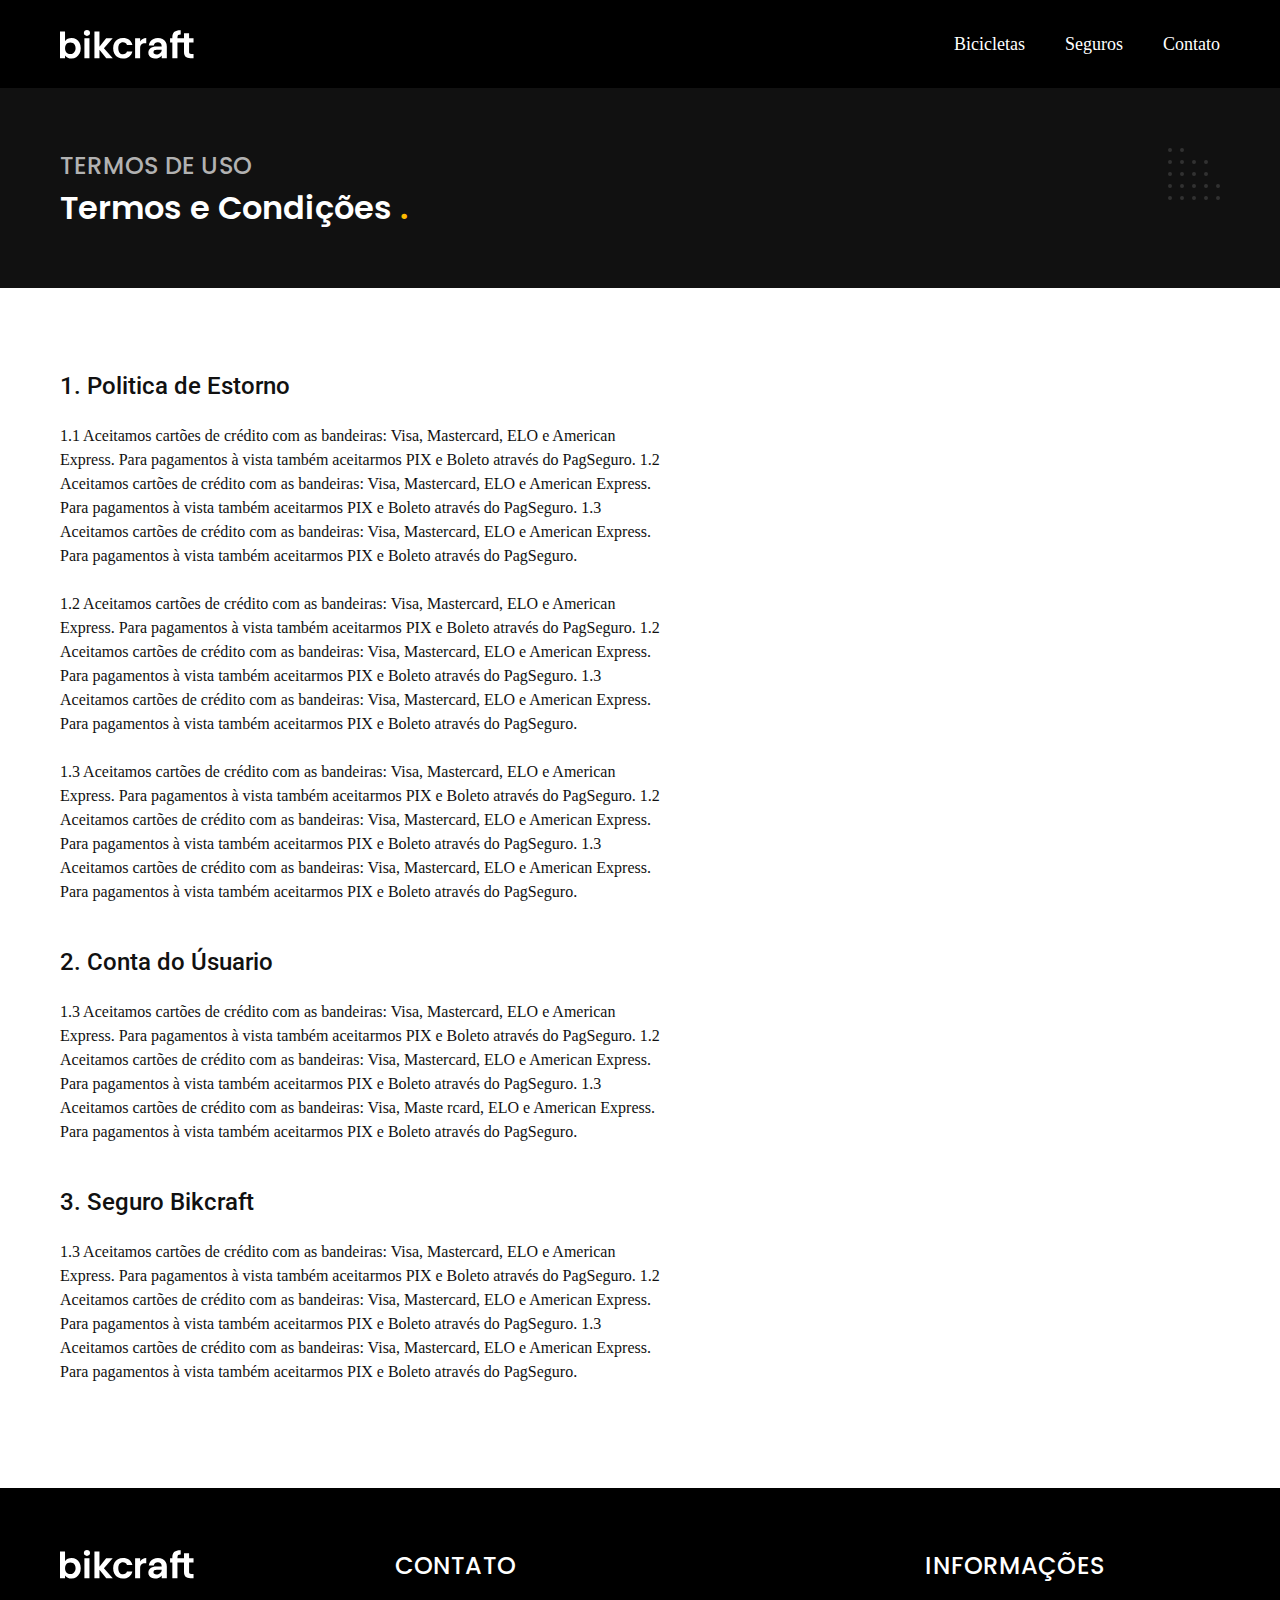
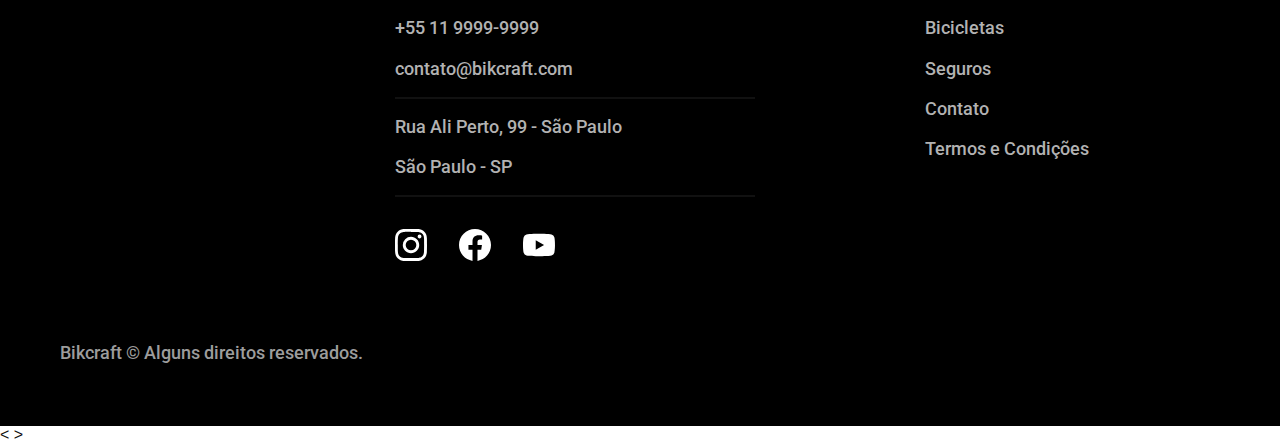
<file: termos.html>
<!DOCTYPE html>
<html lang="pt-br">

<head>
    <meta charset="UTF-8">
    <meta name="viewport" content="width=device-width, initial-scale=1.0">
    <link rel="icon" href="./img/favicon.svg" type="image/svg+xml">
    <link rel="stylesheet" href="./css/style.min.css">
    <title>Termos e Condições | Bikcraft</title>
    <meta name="description" content="Bicicletas elétricas de alta precisão e qualidade,  feitas sob medida para o cliente. Explore o mundo na sua velocidade com a Bikcraft.">

    <link rel="preconnect" href="https://fonts.googleapis.com">
    <link rel="preconnect" href="https://fonts.gstatic.com" crossorigin>
    <link href="https://fonts.googleapis.com/css2?family=Merriweather:ital,wght@1,900&family=Poppins:wght@400;600&family=Roboto:wght@400;500&display=swap" rel="stylesheet">
    <script>document.documentElement.classList.add("js");</script>
</head>

<body id="termos">
    <header class="header-bg">
        <div class="header container">
            <a href="./"><img src="./img/bikcraft.svg" width="136" height="32" alt="Bikcraft"></a>
            <nav aria-label="primaria">
                <ul class="header-menu font-1-m cor-0">
                    <li><a href="./bicicletas.html">Bicicletas</a></li>
                    <li><a href="./seguros.html">Seguros</a></li>
                    <li><a href="./contato.html">Contato</a></li>
                </ul>
            </nav>
        </div>
    </header>

    <main>
        <div class="titulo-bg">
            <div class="titulo container">
                <p class="font-2-l-b cor-5">Termos de uso</p>
                <h1 class="font-1-xl cor-0">Termos e Condições <span class="cor-p1">.</span></h1>
            </div>
        </div>
        <div class="termos font-2-s cor-11 container">
            <h2 class="font-2-l cor-11">1. Politica de Estorno</h2>
            <p>1.1 Aceitamos cartões de crédito com as bandeiras: Visa, Mastercard, ELO e American Express. Para pagamentos à vista também aceitarmos PIX e Boleto através do PagSeguro.

                1.2 Aceitamos cartões de crédito com as bandeiras: Visa, Mastercard, ELO e American Express. Para pagamentos à vista também aceitarmos PIX e Boleto através do PagSeguro.

                1.3 Aceitamos cartões de crédito com as bandeiras: Visa, Mastercard, ELO e American Express. Para pagamentos à vista também aceitarmos PIX e Boleto através do PagSeguro.</p>
            <p>1.2 Aceitamos cartões de crédito com as bandeiras: Visa, Mastercard, ELO e American Express. Para pagamentos à vista também aceitarmos PIX e Boleto através do PagSeguro.

                1.2 Aceitamos cartões de crédito com as bandeiras: Visa, Mastercard, ELO e American Express. Para pagamentos à vista também aceitarmos PIX e Boleto através do PagSeguro.

                1.3 Aceitamos cartões de crédito com as bandeiras: Visa, Mastercard, ELO e American Express. Para pagamentos à vista também aceitarmos PIX e Boleto através do PagSeguro.</p>
            <p>1.3 Aceitamos cartões de crédito com as bandeiras: Visa, Mastercard, ELO e American Express. Para pagamentos à vista também aceitarmos PIX e Boleto através do PagSeguro.

                1.2 Aceitamos cartões de crédito com as bandeiras: Visa, Mastercard, ELO e American Express. Para pagamentos à vista também aceitarmos PIX e Boleto através do PagSeguro.

                1.3 Aceitamos cartões de crédito com as bandeiras: Visa, Mastercard, ELO e American Express. Para pagamentos à vista também aceitarmos PIX e Boleto através do PagSeguro.</p>
            <h2 class="font-2-l cor-11">2. Conta do Úsuario</h2>
            <p>1.3 Aceitamos cartões de crédito com as bandeiras: Visa, Mastercard, ELO e American Express. Para pagamentos à vista também aceitarmos PIX e Boleto através do PagSeguro.

                1.2 Aceitamos cartões de crédito com as bandeiras: Visa, Mastercard, ELO e American Express. Para pagamentos à vista também aceitarmos PIX e Boleto através do PagSeguro.

                1.3 Aceitamos cartões de crédito com as bandeiras: Visa, Maste
                rcard, ELO e American Express. Para pagamentos à vista também aceitarmos PIX e Boleto através do PagSeguro.</p>
            <h2 class="font-2-l cor-11">3. Seguro Bikcraft</h2>
            <p>1.3 Aceitamos cartões de crédito com as bandeiras: Visa, Mastercard, ELO e American Express. Para pagamentos à vista também aceitarmos PIX e Boleto através do PagSeguro.

                1.2 Aceitamos cartões de crédito com as bandeiras: Visa, Mastercard, ELO e American Express. Para pagamentos à vista também aceitarmos PIX e Boleto através do PagSeguro.

                1.3 Aceitamos cartões de crédito com as bandeiras: Visa, Mastercard, ELO e American Express. Para pagamentos à vista também aceitarmos PIX e Boleto através do PagSeguro.</p>

        </div>
    </main>

    <footer class="footer-bg">
        <div class="footer container">
            <img src="./img/bikcraft.svg" width="136" height="32" alt="bikcraft">
            <div class="footer-contato">
                <h3 class="font-2-l-b cor-0">Contato</h3>
                <ul class="font-2-m cor-5">
                    <li><a href="tel:+551199999999">+55 11 9999-9999</a></li>
                    <li><a href="mailto:contato@bikcraft.com.br">contato@bikcraft.com</a></li>
                    <li>Rua Ali Perto, 99 - São Paulo</li>
                    <li>São Paulo - SP</li>
                </ul>
                <div class="footer-redes">
                    <a href="./">
                        <img src="./img/redes/instagram.svg" width="32" height="32" alt="Instagram">
                    </a>
                    <a href="./">
                        <img src="./img/redes/facebook.svg" width="32" height="32" alt="Facebook">
                    </a>
                    <a href="./">
                        <img src="./img/redes/youtube.svg" width="32" height="32" alt="Youtube">
                    </a>
                </div>
            </div>
            <div class="footer-informacoes">
                <h3 class="font-2-l-b cor-0">Informações</h3>
                <nav>
                    <ul class="font-2-m cor-5">
                        <li><a href="./bicicletas.html">Bicicletas</a></li>
                        <li><a href="./seguros.html">Seguros</a></li>
                        <li><a href="./contato.html">Contato</a></li>
                        <li><a href="./termos.html">Termos e Condições</a></li>
                    </ul>
                </nav>
            </div>
            <p class="footer-copy font-2-m cor-6">Bikcraft © Alguns direitos reservados.</p>
        </div>
    </footer>

    <<script src="./js/script.js">
        </script>
</body>
>

</html>
</file>
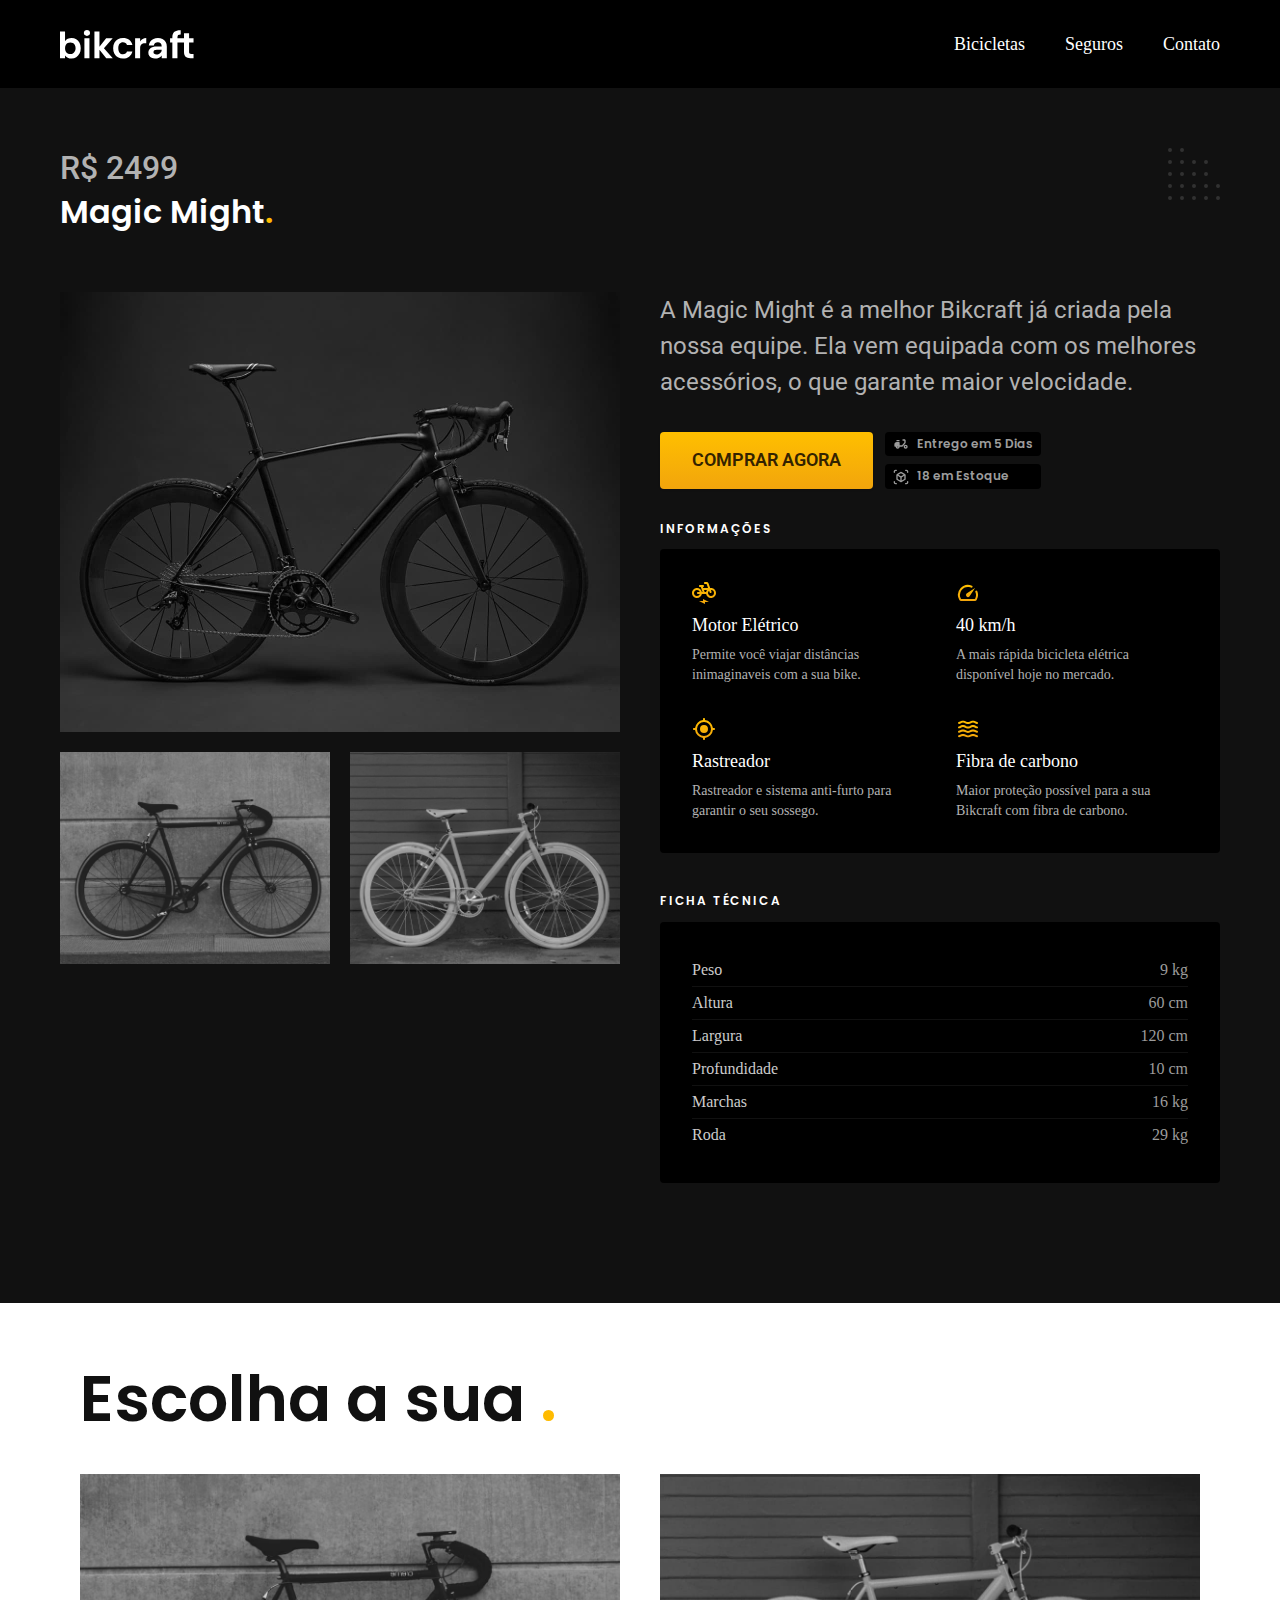
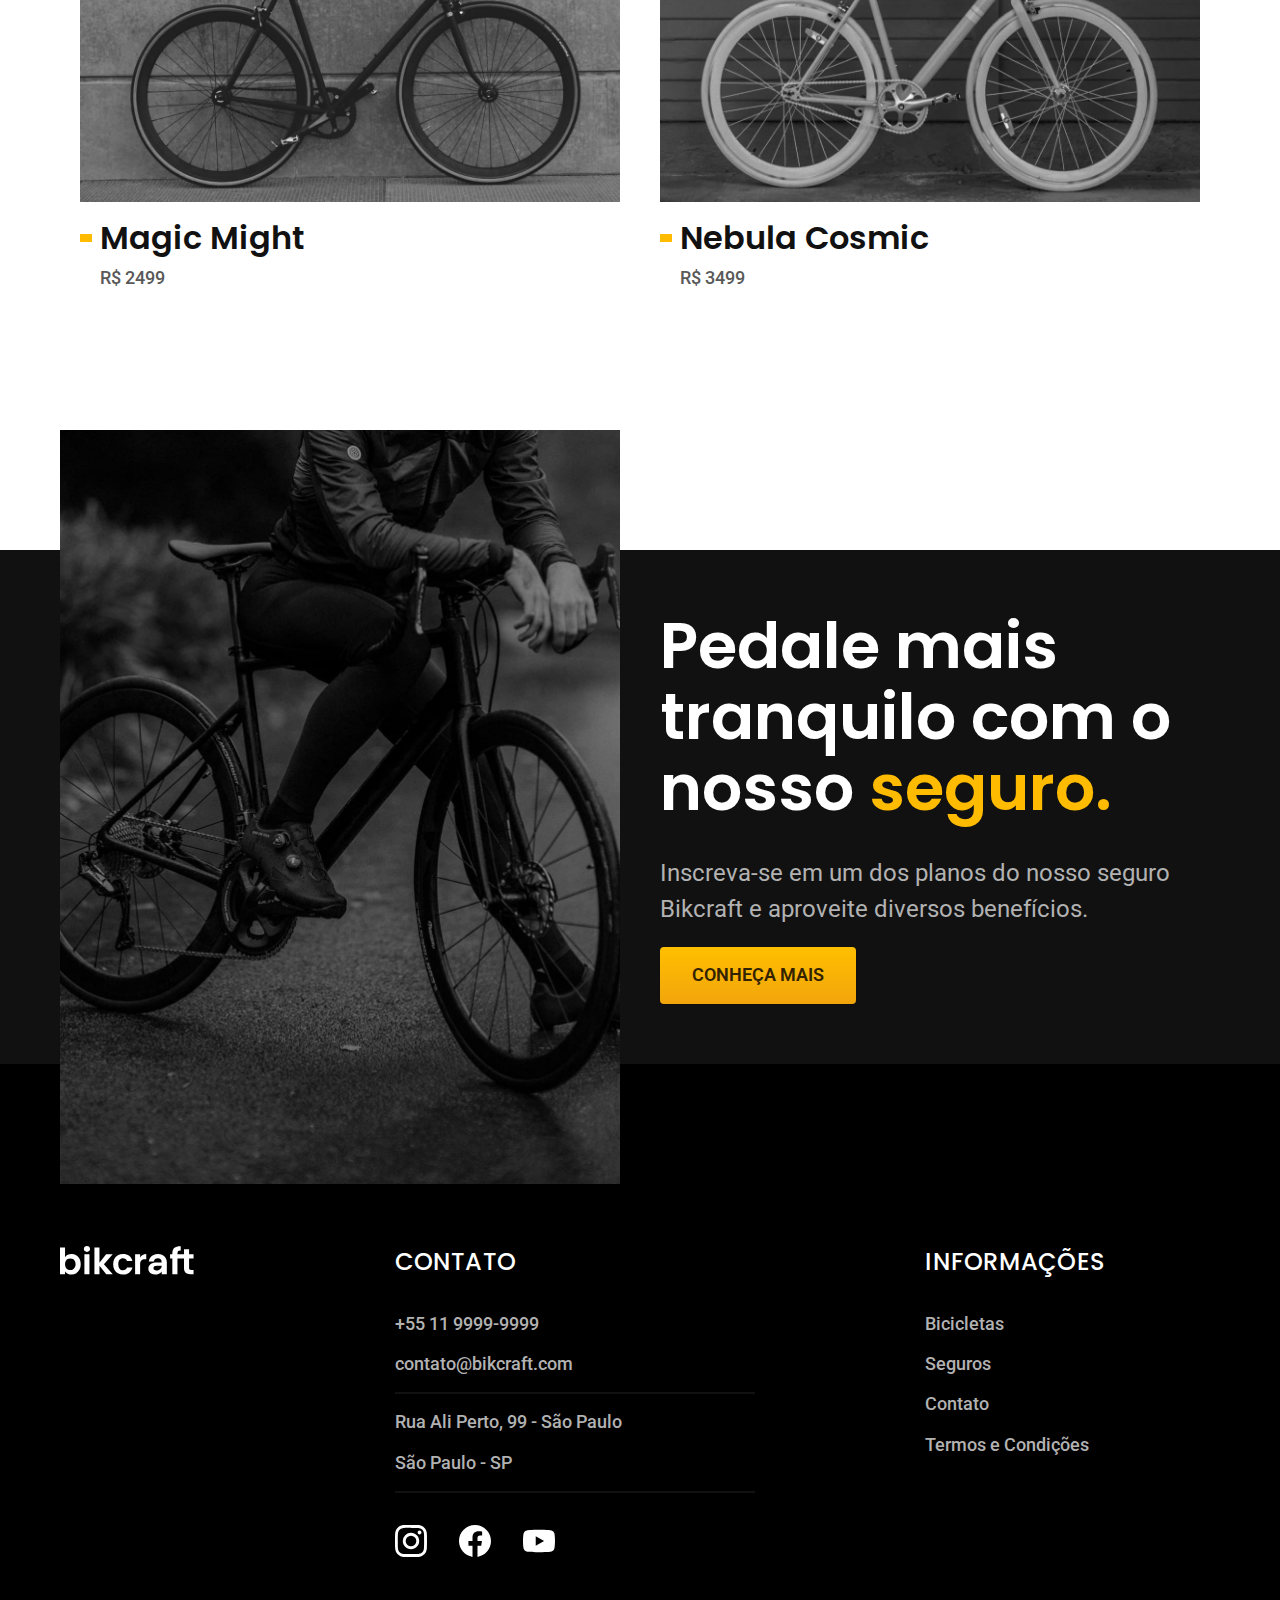
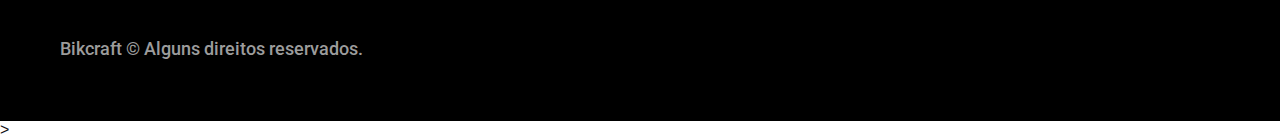
<file: bicicletas/magic.html>
<!DOCTYPE html>
<html lang="pt-br">

<head>
    <meta charset="UTF-8">
    <meta name="viewport" content="width=device-width, initial-scale=1.0">
    <link rel="icon" href="../img/favicon.svg" type="image/svg+xml">
    <link rel="stylesheet" href="../css/style.min.css">
    <title>Magic Might | Bikcraft</title>
    <meta name="description" content="Bicicletas elétricas de alta precisão e qualidade,  feitas sob medida para o cliente. Explore o mundo na sua velocidade com a Bikcraft.">

    <link rel="preconnect" href="https://fonts.googleapis.com">
    <link rel="preconnect" href="https://fonts.gstatic.com" crossorigin>
    <link href="https://fonts.googleapis.com/css2?family=Merriweather:ital,wght@1,900&family=Poppins:wght@400;600&family=Roboto:wght@400;500&display=swap" rel="stylesheet">
    <script>document.documentElement.classList.add("js");</script>
</head>

<body id="bicicleta">
    <header class="header-bg">
        <div class="header container">
            <a href="../"><img src="../img/bikcraft.svg" alt="Bikcraft"></a>
            <nav aria-label="primaria">
                <ul class="header-menu font-1-m cor-0">
                    <li><a href="../bicicletas.html">Bicicletas</a></li>
                    <li><a href="../seguros.html">Seguros</a></li>
                    <li><a href="../contato.html">Contato</a></li>
                </ul>
            </nav>
        </div>
    </header>

    <main class="titulo-bg">
        <div>
            <div class="titulo container">
                <p class="font-2-xl cor-5">R$ 2499</p>
                <h1 class="font-1-xl cor-0">Magic Might<span class="cor-p1">.</span></h1>
            </div>
        </div>
        <div class="bicicleta container">
            <div class="bicicleta-imagens">
                <img src="../img/bicicleta/nimbus1.jpg" alt="Bicicleta 1">
                <img src="../img/bicicleta/nimbus2.jpg" alt="Bicicleta 2">
                <img src="../img/bicicleta/nimbus3.jpg" alt="Bicicleta 3">
            </div>
            <div class="bicicleta-conteudo">
                <p class="font-2-l cor-5">A Magic Might é a melhor Bikcraft já criada pela nossa equipe. Ela vem equipada com os melhores acessórios, o que garante maior velocidade.</p>

                <div class="bicicleta-comprar">
                    <a class="botao" href="../orcamento.html?tipo=bikcraft&produto=magic">Comprar Agora</a>
                    <span class="font-1-xs cor-6"><img src="../img/icones/entrega.svg" alt="">Entrego em 5 Dias</span>
                    <span class="font-1-xs cor-6"><img src="../img/icones/estoque.svg" alt="">18 em Estoque</span>
                </div>
                <h2 class="font-1-xs cor-0">Informações</h2>
                <ul class="bicicleta-informacoes">
                    <li>
                        <img src="../img/icones/eletrica.svg" alt="">
                        <h3 class="font-1-m cor-0">Motor Elétrico</h3>
                        <p class="font-2-xs cor-5">Permite você viajar distâncias inimaginaveis com a sua bike.</p>
                    </li>
                    <li>
                        <img src="../img/icones/velocidade.svg" alt="">
                        <h3 class="font-1-m cor-0">40 km/h</h3>
                        <p class="font-2-xs cor-5">A mais rápida bicicleta elétrica disponível hoje no mercado.</p>
                    </li>
                    <li>
                        <img src="../img/icones/rastreador.svg" alt="">
                        <h3 class="font-1-m cor-0">Rastreador</h3>
                        <p class="font-2-xs cor-5">Rastreador e sistema anti-furto para garantir o seu sossego.</p>
                    </li>
                    <li>
                        <img src="../img/icones/carbono.svg" alt="">
                        <h3 class="font-1-m cor-0">Fibra de carbono</h3>
                        <p class="font-2-xs cor-5">Maior proteção possível para a sua Bikcraft com fibra de carbono.</p>
                    </li>
                </ul>
                <h2 class="font-1-xs cor-0">Ficha Técnica</h2>
                <ul class="bicicleta-ficha font-2-s cor-4">
                    <li>Peso <span>9 kg</span></li>
                    <li>Altura <span>60 cm</span></li>
                    <li>Largura <span>120 cm</span></li>
                    <li>Profundidade <span>10 cm</span></li>
                    <li>Marchas <span>16 kg</span></li>
                    <li>Roda <span>29 kg</span></li>
                </ul>
            </div>
        </div>
    </main>

    <article class="bicicletas-lista container">
        <h2 class="font-1-xxl container">Escolha a sua <span class="cor-p1">.</span></h2>
        <ul>
            <li>
                <a href="../bicicletas/magic.html">
                    <img src="../img/bicicletas/magic.jpg" alt="Bicicleta Preta">
                    <h3 class="font-1-xl">Magic Might</h3>
                    <span class="font-2-m cor-8">R$ 2499</span>
                </a>
            </li>
            <li>
                <a href="../bicicletas/nebula.html">
                    <img src="../img/bicicletas/nebula.jpg" alt="Bicicleta Preta">
                    <h3 class="font-1-xl">Nebula Cosmic</h3>
                    <span class="font-2-m cor-8">R$ 3499</span>
                </a>
            </li>
        </ul>
    </article>

    <article class="seguro-bg">
        <div class="seguro container">
            <div class="seguro-imagem">
                <img src="../img/fotos/seguros.jpg" alt="Pessoa andando de bicicleta">
            </div>
            <div class="seguro-conteudo">
                <h2 class="font-1-xxl cor-0">Pedale mais tranquilo com o nosso <span class="font-1-xxl cor-p1">seguro.</span></h2>
                <p class="font-2-l cor-5">Inscreva-se em um dos planos do nosso seguro Bikcraft e aproveite diversos benefícios.</p>
                <a class="botao" href="../seguros.html">Conheça Mais</a>
            </div>
        </div>
    </article>


    <footer class="footer-bg">
        <div class="footer container">
            <img src="../img/bikcraft.svg" alt="bikcraft">
            <div class="footer-contato">
                <h3 class="font-2-l-b cor-0">Contato</h3>
                <ul class="font-2-m cor-5">
                    <li><a href="tel:+551199999999">+55 11 9999-9999</a></li>
                    <li><a href="mailto:contato@bikcraft.com.br">contato@bikcraft.com</a></li>
                    <li>Rua Ali Perto, 99 - São Paulo</li>
                    <li>São Paulo - SP</li>
                </ul>
                <div class="footer-redes">
                    <a href="../">
                        <img src="../img/redes/instagram.svg" alt="Instagram">
                    </a>
                    <a href="../">
                        <img src="../img/redes/facebook.svg" alt="Facebook">
                    </a>
                    <a href="../">
                        <img src="../img/redes/youtube.svg" alt="Youtube">
                    </a>
                </div>
            </div>
            <div class="footer-informacoes">
                <h3 class="font-2-l-b cor-0">Informações</h3>
                <nav>
                    <ul class="font-2-m cor-5">
                        <li><a href="../bicicletas.html">Bicicletas</a></li>
                        <li><a href="../seguros.html">Seguros</a></li>
                        <li><a href="../contato.html">Contato</a></li>
                        <li><a href="../termos.html">Termos e Condições</a></li>
                    </ul>
                </nav>
            </div>
            <p class="footer-copy font-2-m cor-6">Bikcraft © Alguns direitos reservados.</p>
        </div>
    </footer>

    <script src="../js/script.js"></script>
</body>
>

</html>
</file>
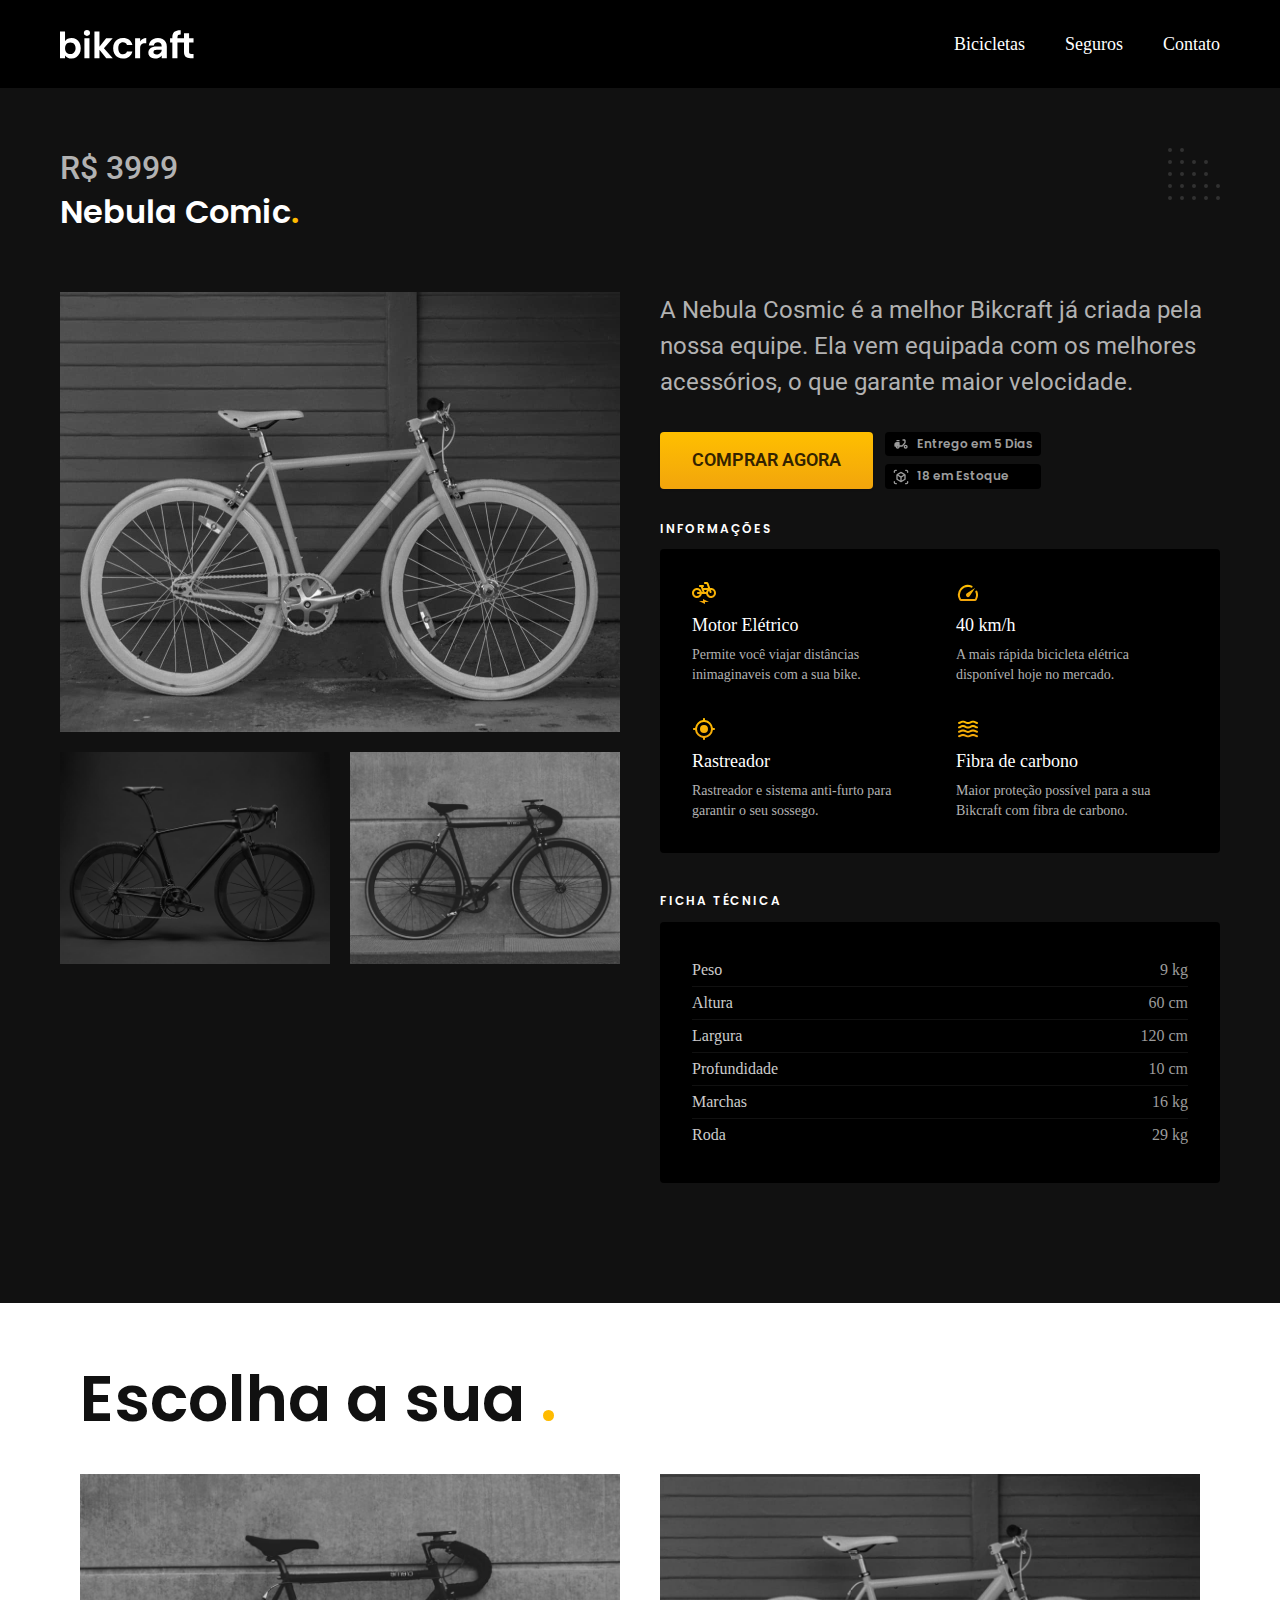
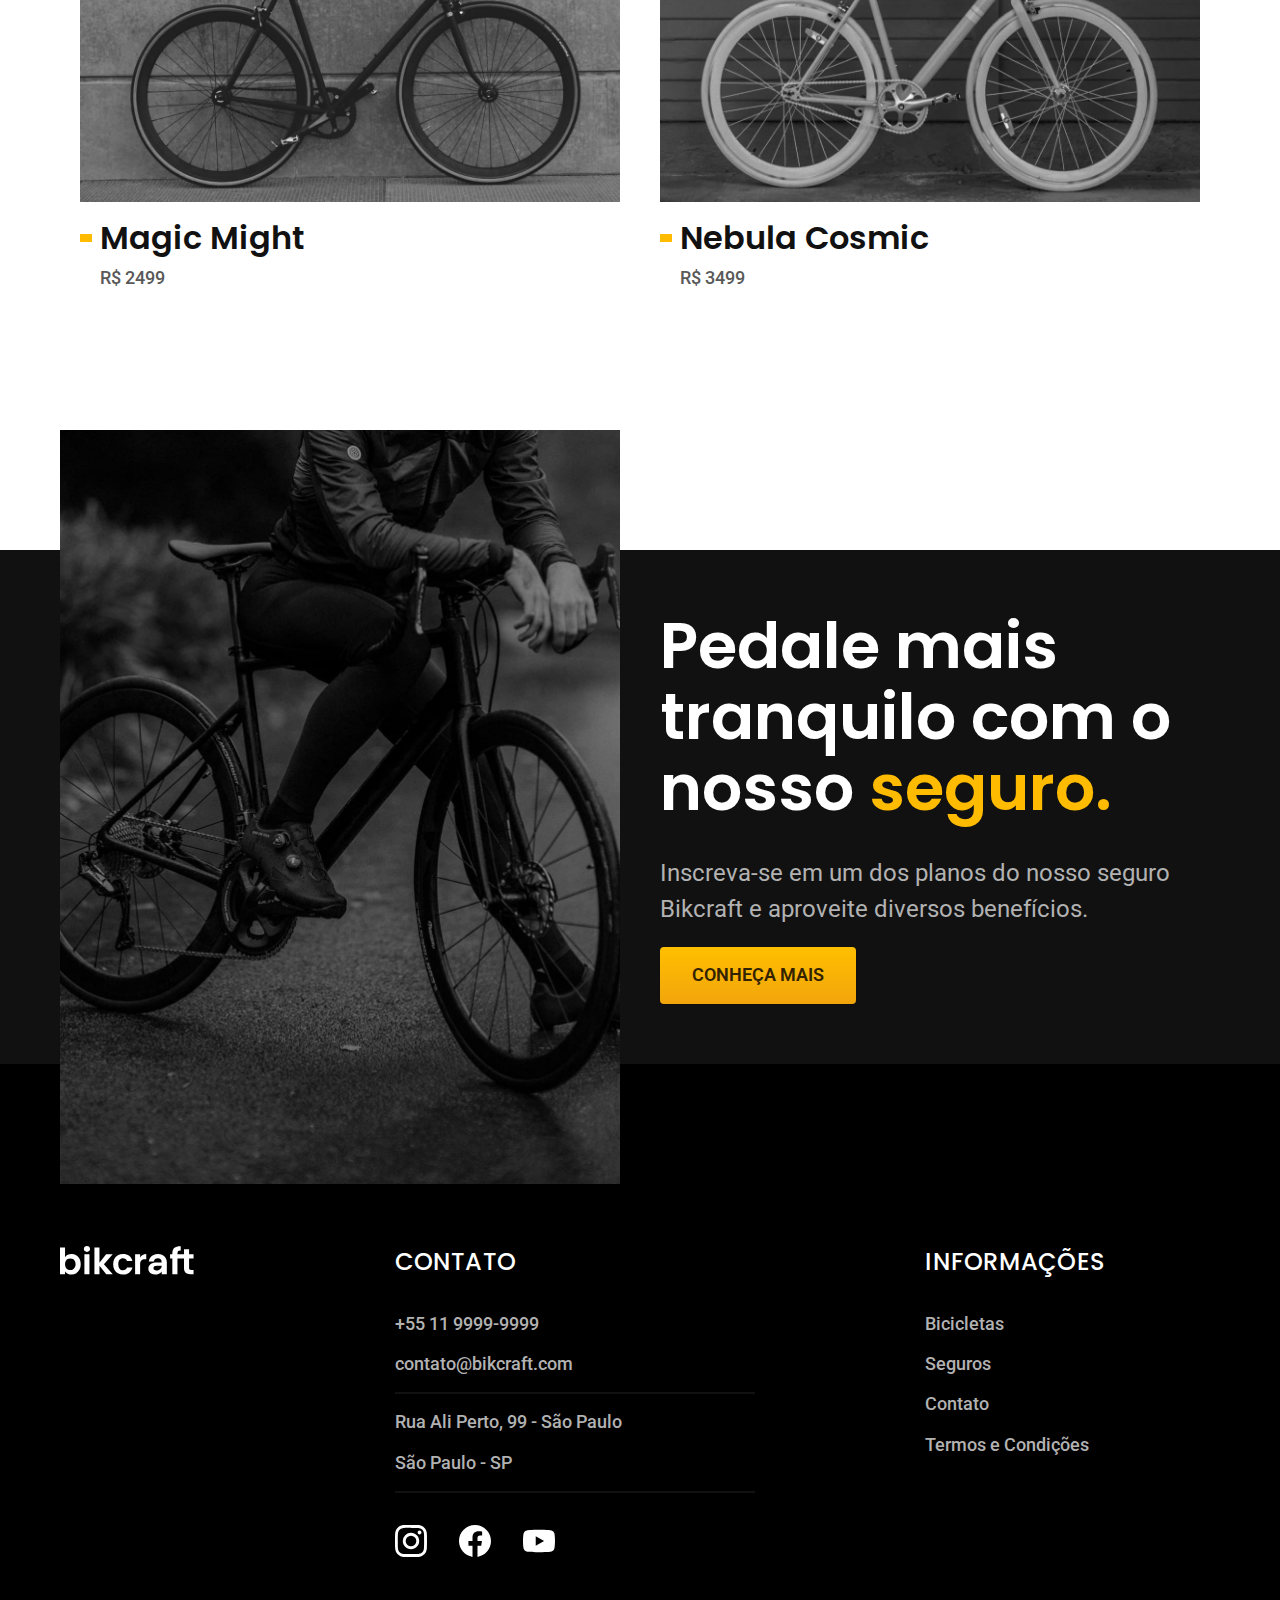
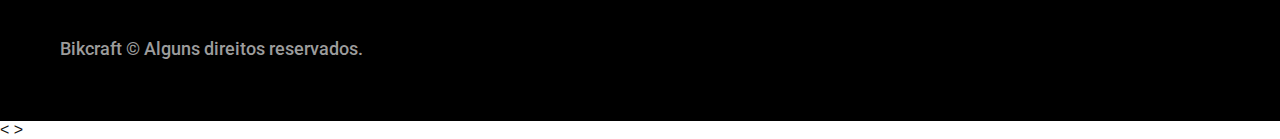
<file: bicicletas/nebula.html>
<!DOCTYPE html>
<html lang="pt-br">

<head>
    <meta charset="UTF-8">
    <meta name="viewport" content="width=device-width, initial-scale=1.0">
    <link rel="icon" href="../img/favicon.svg" type="image/svg+xml">
    <link rel="stylesheet" href="../css/style.min.css">
    <title>Nebula Cosmic | Bikcraft</title>
    <meta name="description" content="Bicicletas elétricas de alta precisão e qualidade,  feitas sob medida para o cliente. Explore o mundo na sua velocidade com a Bikcraft.">

    <link rel="preconnect" href="https://fonts.googleapis.com">
    <link rel="preconnect" href="https://fonts.gstatic.com" crossorigin>
    <link href="https://fonts.googleapis.com/css2?family=Merriweather:ital,wght@1,900&family=Poppins:wght@400;600&family=Roboto:wght@400;500&display=swap" rel="stylesheet">
    <script>document.documentElement.classList.add("js");</script>
</head>

<body id="bicicleta">
    <header class="header-bg">
        <div class="header container">
            <a href="../"><img src="../img/bikcraft.svg" alt="Bikcraft"></a>
            <nav aria-label="primaria">
                <ul class="header-menu font-1-m cor-0">
                    <li><a href="../bicicletas.html">Bicicletas</a></li>
                    <li><a href="../seguros.html">Seguros</a></li>
                    <li><a href="../contato.html">Contato</a></li>
                </ul>
            </nav>
        </div>
    </header>

    <main class="titulo-bg">
        <div>
            <div class="titulo container">
                <p class="font-2-xl cor-5">R$ 3999</p>
                <h1 class="font-1-xl cor-0">Nebula Comic<span class="cor-p1">.</span></h1>
            </div>
        </div>
        <div class="bicicleta container">
            <div class="bicicleta-imagens">
                <img src="../img/bicicleta/nimbus3.jpg" alt="Bicicleta 1">
                <img src="../img/bicicleta/nimbus1.jpg" alt="Bicicleta 2">
                <img src="../img/bicicleta/nimbus2.jpg" alt="Bicicleta 3">
            </div>
            <div class="bicicleta-conteudo">
                <p class="font-2-l cor-5">A Nebula Cosmic é a melhor Bikcraft já criada pela nossa equipe. Ela vem equipada com os melhores acessórios, o que garante maior velocidade.</p>

                <div class="bicicleta-comprar">
                    <a class="botao" href="../orcamento.html?tipo=bikcraft&produto=nebula">Comprar Agora</a>
                    <span class="font-1-xs cor-6"><img src="../img/icones/entrega.svg" alt="">Entrego em 5 Dias</span>
                    <span class="font-1-xs cor-6"><img src="../img/icones/estoque.svg" alt="">18 em Estoque</span>
                </div>
                <h2 class="font-1-xs cor-0">Informações</h2>
                <ul class="bicicleta-informacoes">
                    <li>
                        <img src="../img/icones/eletrica.svg" alt="">
                        <h3 class="font-1-m cor-0">Motor Elétrico</h3>
                        <p class="font-2-xs cor-5">Permite você viajar distâncias inimaginaveis com a sua bike.</p>
                    </li>
                    <li>
                        <img src="../img/icones/velocidade.svg" alt="">
                        <h3 class="font-1-m cor-0">40 km/h</h3>
                        <p class="font-2-xs cor-5">A mais rápida bicicleta elétrica disponível hoje no mercado.</p>
                    </li>
                    <li>
                        <img src="../img/icones/rastreador.svg" alt="">
                        <h3 class="font-1-m cor-0">Rastreador</h3>
                        <p class="font-2-xs cor-5">Rastreador e sistema anti-furto para garantir o seu sossego.</p>
                    </li>
                    <li>
                        <img src="../img/icones/carbono.svg" alt="">
                        <h3 class="font-1-m cor-0">Fibra de carbono</h3>
                        <p class="font-2-xs cor-5">Maior proteção possível para a sua Bikcraft com fibra de carbono.</p>
                    </li>
                </ul>
                <h2 class="font-1-xs cor-0">Ficha Técnica</h2>
                <ul class="bicicleta-ficha font-2-s cor-4">
                    <li>Peso <span>9 kg</span></li>
                    <li>Altura <span>60 cm</span></li>
                    <li>Largura <span>120 cm</span></li>
                    <li>Profundidade <span>10 cm</span></li>
                    <li>Marchas <span>16 kg</span></li>
                    <li>Roda <span>29 kg</span></li>
                </ul>
            </div>
        </div>
    </main>

    <article class="bicicletas-lista container">
        <h2 class="font-1-xxl container">Escolha a sua <span class="cor-p1">.</span></h2>
        <ul>
            <li>
                <a href="../bicicletas/magic.html">
                    <img src="../img/bicicletas/magic.jpg" alt="Bicicleta Preta">
                    <h3 class="font-1-xl">Magic Might</h3>
                    <span class="font-2-m cor-8">R$ 2499</span>
                </a>
            </li>
            <li>
                <a href="../bicicletas/nebula.html">
                    <img src="../img/bicicletas/nebula.jpg" alt="Bicicleta Preta">
                    <h3 class="font-1-xl">Nebula Cosmic</h3>
                    <span class="font-2-m cor-8">R$ 3499</span>
                </a>
            </li>
        </ul>
    </article>

    <article class="seguro-bg">
        <div class="seguro container">
            <div class="seguro-imagem">
                <img src="../img/fotos/seguros.jpg" alt="Pessoa andando de bicicleta">
            </div>
            <div class="seguro-conteudo">
                <h2 class="font-1-xxl cor-0">Pedale mais tranquilo com o nosso <span class="font-1-xxl cor-p1">seguro.</span></h2>
                <p class="font-2-l cor-5">Inscreva-se em um dos planos do nosso seguro Bikcraft e aproveite diversos benefícios.</p>
                <a class="botao" href="../seguros.html">Conheça Mais</a>
            </div>
        </div>
    </article>


    <footer class="footer-bg">
        <div class="footer container">
            <img src="../img/bikcraft.svg" alt="bikcraft">
            <div class="footer-contato">
                <h3 class="font-2-l-b cor-0">Contato</h3>
                <ul class="font-2-m cor-5">
                    <li><a href="tel:+551199999999">+55 11 9999-9999</a></li>
                    <li><a href="mailto:contato@bikcraft.com.br">contato@bikcraft.com</a></li>
                    <li>Rua Ali Perto, 99 - São Paulo</li>
                    <li>São Paulo - SP</li>
                </ul>
                <div class="footer-redes">
                    <a href="../">
                        <img src="../img/redes/instagram.svg" alt="Instagram">
                    </a>
                    <a href="../">
                        <img src="../img/redes/facebook.svg" alt="Facebook">
                    </a>
                    <a href="../">
                        <img src="../img/redes/youtube.svg" alt="Youtube">
                    </a>
                </div>
            </div>
            <div class="footer-informacoes">
                <h3 class="font-2-l-b cor-0">Informações</h3>
                <nav>
                    <ul class="font-2-m cor-5">
                        <li><a href="../bicicletas.html">Bicicletas</a></li>
                        <li><a href="../seguros.html">Seguros</a></li>
                        <li><a href="../contato.html">Contato</a></li>
                        <li><a href="../termos.html">Termos e Condições</a></li>
                    </ul>
                </nav>
            </div>
            <p class="footer-copy font-2-m cor-6">Bikcraft © Alguns direitos reservados.</p>
        </div>
    </footer>

    <<script src="../js/script.js">
        </script>
</body>
>

</html>
</file>
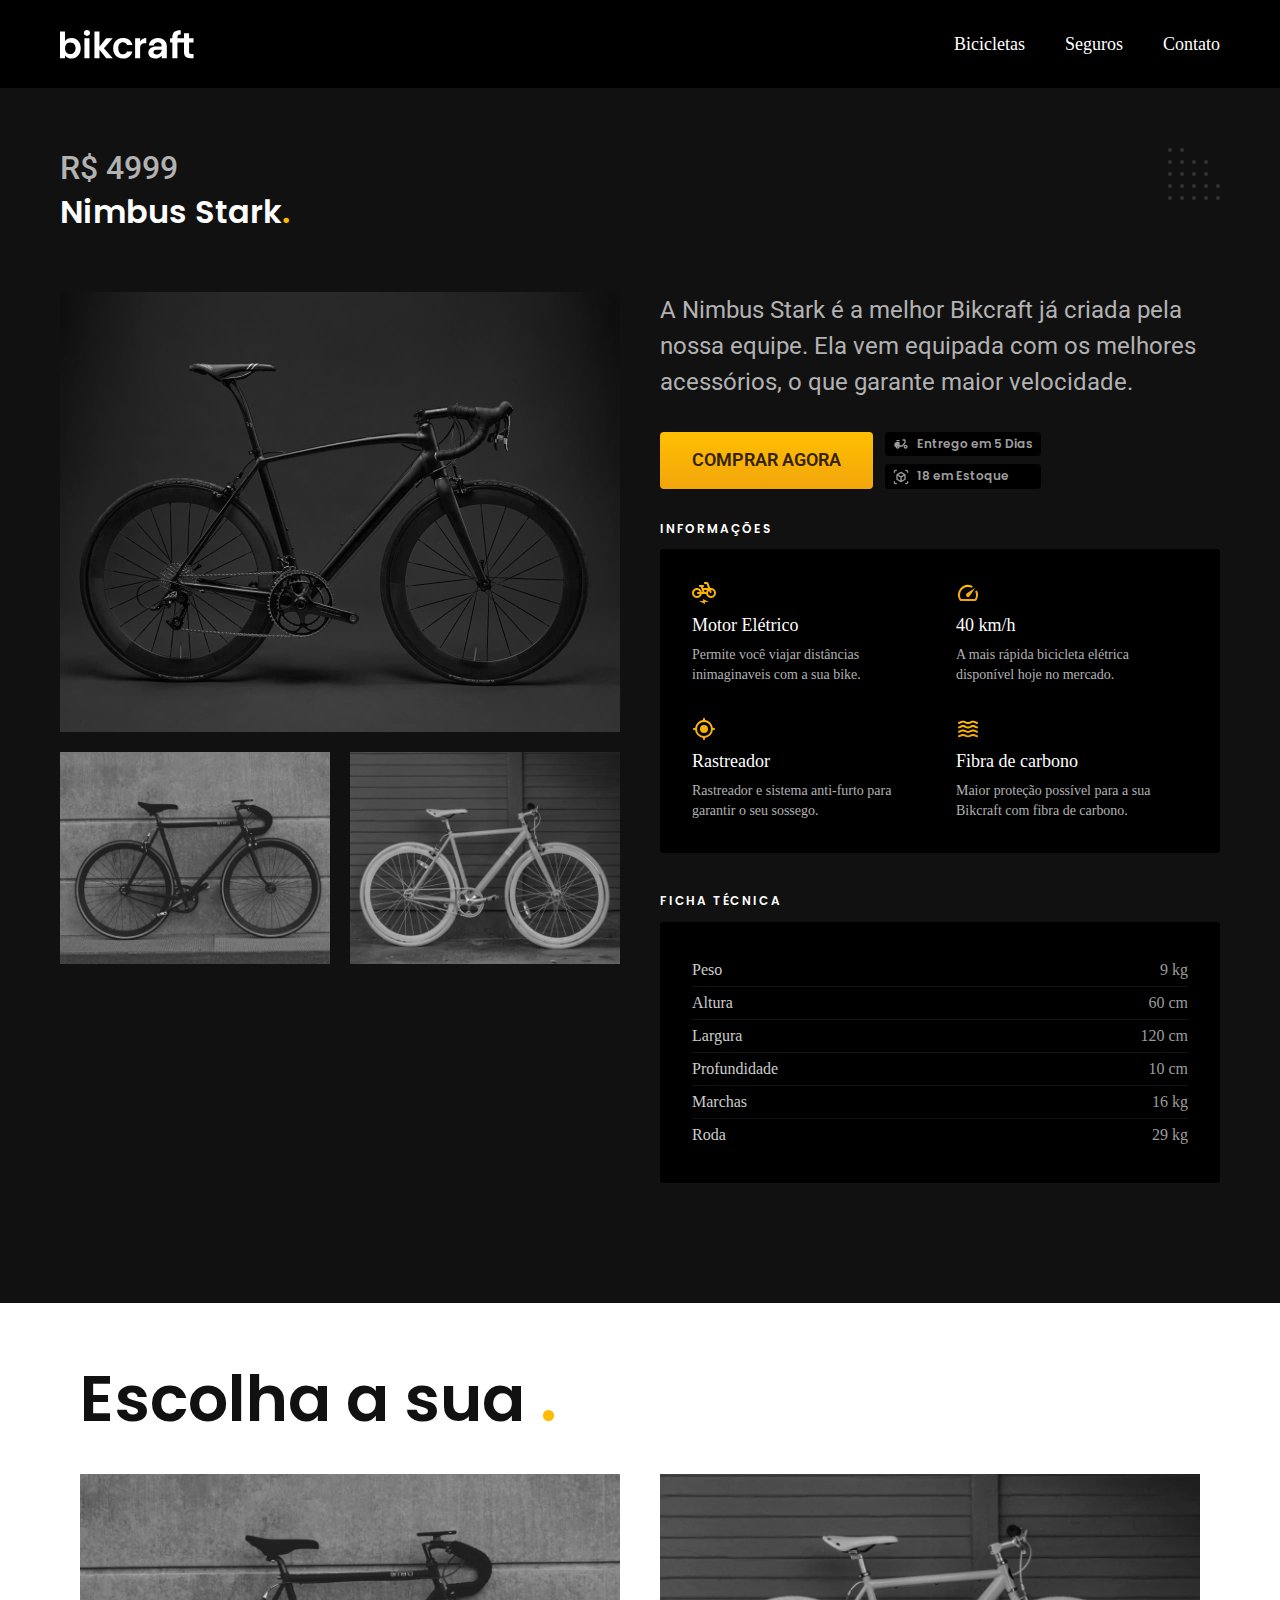
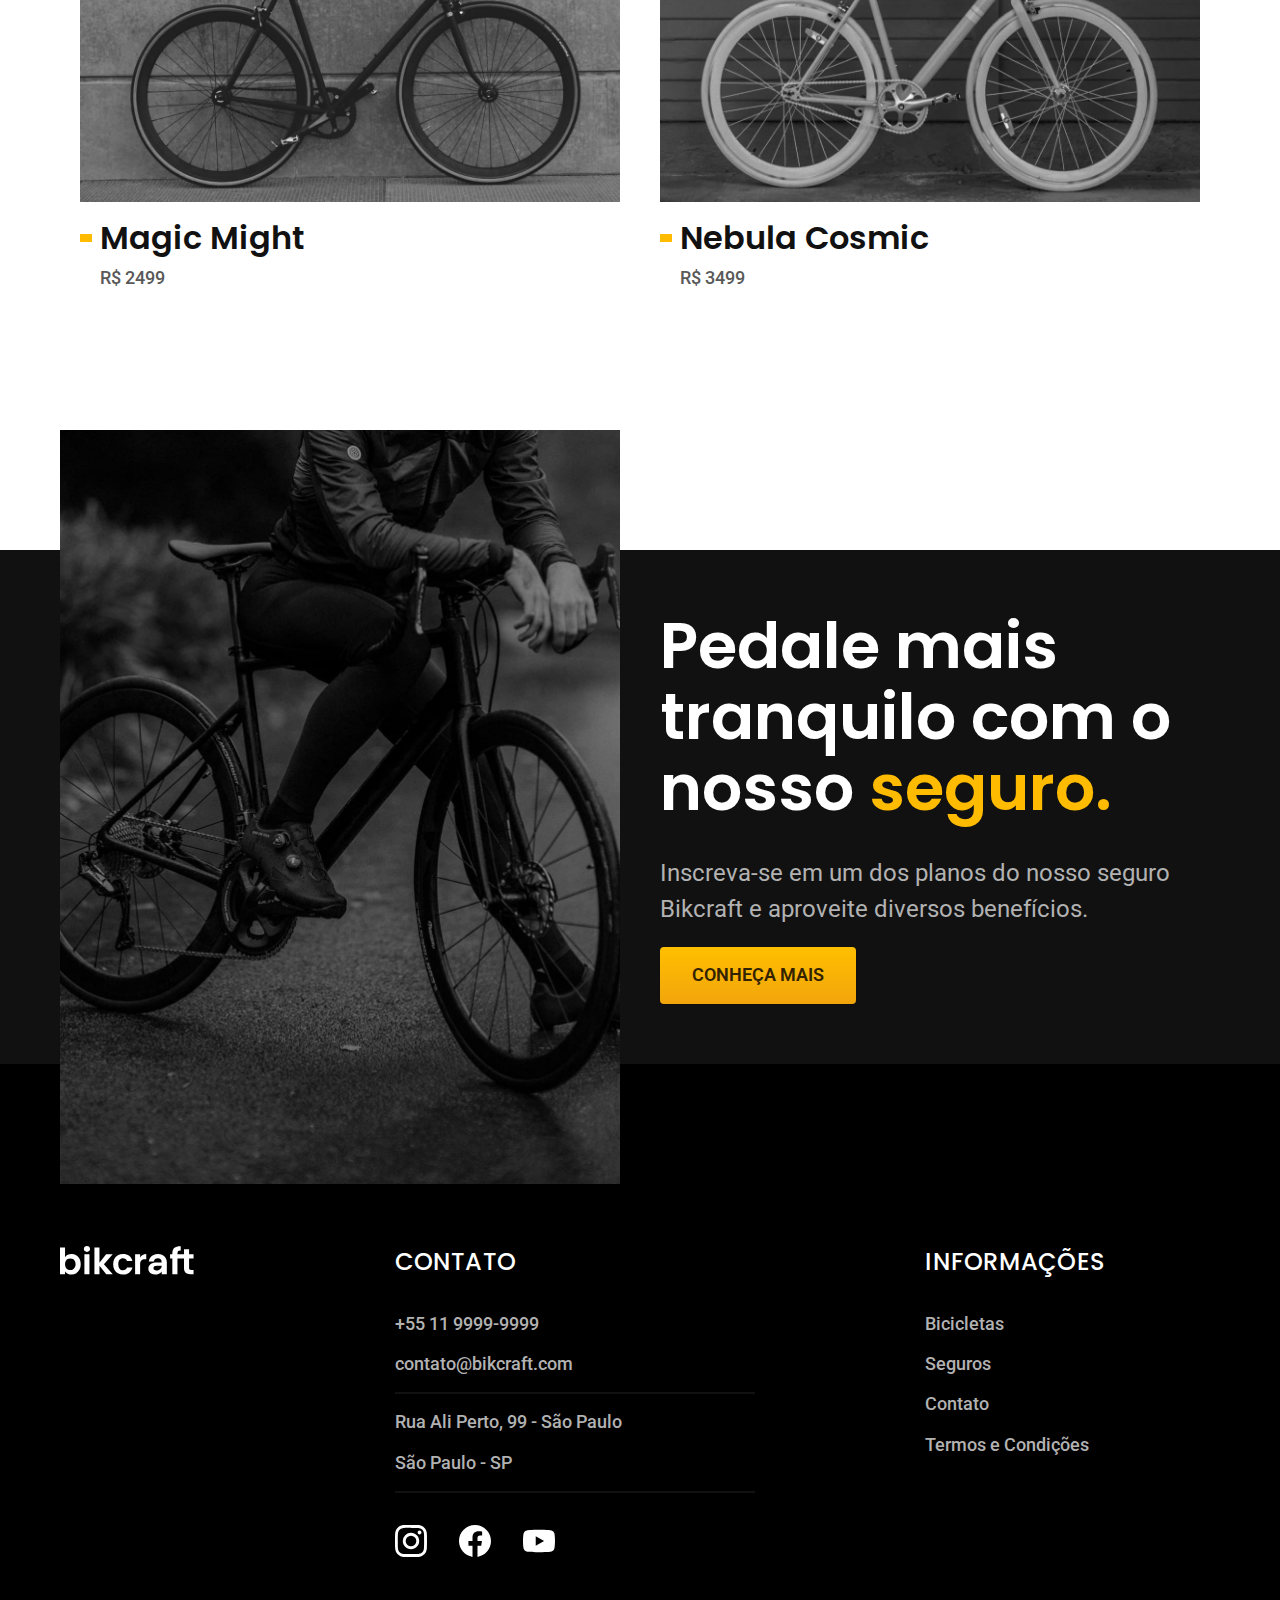
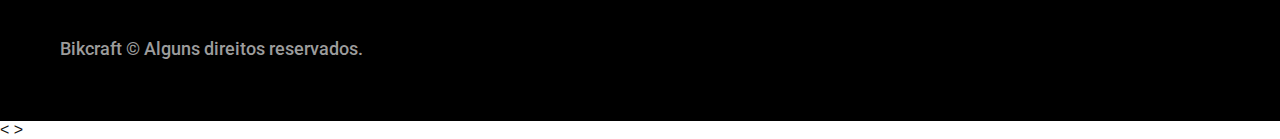
<file: bicicletas/nimbus.html>
<!DOCTYPE html>
<html lang="pt-br">

<head>
    <meta charset="UTF-8">
    <meta name="viewport" content="width=device-width, initial-scale=1.0">
    <link rel="icon" href="../img/favicon.svg" type="image/svg+xml">
    <link rel="stylesheet" href="../css/style.min.css">
    <title>Nimbus Stark | Bikcraft</title>
    <meta name="description" content="Bicicletas elétricas de alta precisão e qualidade,  feitas sob medida para o cliente. Explore o mundo na sua velocidade com a Bikcraft.">

    <link rel="preconnect" href="https://fonts.googleapis.com">
    <link rel="preconnect" href="https://fonts.gstatic.com" crossorigin>
    <link href="https://fonts.googleapis.com/css2?family=Merriweather:ital,wght@1,900&family=Poppins:wght@400;600&family=Roboto:wght@400;500&display=swap" rel="stylesheet">
    <script>document.documentElement.classList.add("js");</script>
</head>

<body id="bicicleta">
    <header class="header-bg">
        <div class="header container">
            <a href="../"><img src="../img/bikcraft.svg" alt="Bikcraft"></a>
            <nav aria-label="primaria">
                <ul class="header-menu font-1-m cor-0">
                    <li><a href="../bicicletas.html">Bicicletas</a></li>
                    <li><a href="../seguros.html">Seguros</a></li>
                    <li><a href="../contato.html">Contato</a></li>
                </ul>
            </nav>
        </div>
    </header>

    <main class="titulo-bg">
        <div>
            <div class="titulo container">
                <p class="font-2-xl cor-5">R$ 4999</p>
                <h1 class="font-1-xl cor-0">Nimbus Stark<span class="cor-p1">.</span></h1>
            </div>
        </div>
        <div class="bicicleta container">
            <div class="bicicleta-imagens">
                <img src="../img/bicicleta/nimbus1.jpg" alt="Bicicleta 1">
                <img src="../img/bicicleta/nimbus2.jpg" alt="Bicicleta 2">
                <img src="../img/bicicleta/nimbus3.jpg" alt="Bicicleta 3">
            </div>
            <div class="bicicleta-conteudo">
                <p class="font-2-l cor-5">A Nimbus Stark é a melhor Bikcraft já criada pela nossa equipe. Ela vem equipada com os melhores acessórios, o que garante maior velocidade.</p>

                <div class="bicicleta-comprar">
                    <a class="botao" href="../orcamento.html?tipo=bikcraft&produto=nimbus">Comprar Agora</a>
                    <span class="font-1-xs cor-6"><img src="../img/icones/entrega.svg" alt="">Entrego em 5 Dias</span>
                    <span class="font-1-xs cor-6"><img src="../img/icones/estoque.svg" alt="">18 em Estoque</span>
                </div>
                <h2 class="font-1-xs cor-0">Informações</h2>
                <ul class="bicicleta-informacoes">
                    <li>
                        <img src="../img/icones/eletrica.svg" alt="">
                        <h3 class="font-1-m cor-0">Motor Elétrico</h3>
                        <p class="font-2-xs cor-5">Permite você viajar distâncias inimaginaveis com a sua bike.</p>
                    </li>
                    <li>
                        <img src="../img/icones/velocidade.svg" alt="">
                        <h3 class="font-1-m cor-0">40 km/h</h3>
                        <p class="font-2-xs cor-5">A mais rápida bicicleta elétrica disponível hoje no mercado.</p>
                    </li>
                    <li>
                        <img src="../img/icones/rastreador.svg" alt="">
                        <h3 class="font-1-m cor-0">Rastreador</h3>
                        <p class="font-2-xs cor-5">Rastreador e sistema anti-furto para garantir o seu sossego.</p>
                    </li>
                    <li>
                        <img src="../img/icones/carbono.svg" alt="">
                        <h3 class="font-1-m cor-0">Fibra de carbono</h3>
                        <p class="font-2-xs cor-5">Maior proteção possível para a sua Bikcraft com fibra de carbono.</p>
                    </li>
                </ul>
                <h2 class="font-1-xs cor-0">Ficha Técnica</h2>
                <ul class="bicicleta-ficha font-2-s cor-4">
                    <li>Peso <span>9 kg</span></li>
                    <li>Altura <span>60 cm</span></li>
                    <li>Largura <span>120 cm</span></li>
                    <li>Profundidade <span>10 cm</span></li>
                    <li>Marchas <span>16 kg</span></li>
                    <li>Roda <span>29 kg</span></li>
                </ul>
            </div>
        </div>
    </main>

    <article class="bicicletas-lista container">
        <h2 class="font-1-xxl container">Escolha a sua <span class="cor-p1">.</span></h2>
        <ul>
            <li>
                <a href="../bicicletas/magic.html">
                    <img src="../img/bicicletas/magic.jpg" alt="Bicicleta Preta">
                    <h3 class="font-1-xl">Magic Might</h3>
                    <span class="font-2-m cor-8">R$ 2499</span>
                </a>
            </li>
            <li>
                <a href="../bicicletas/nebula.html">
                    <img src="../img/bicicletas/nebula.jpg" alt="Bicicleta Preta">
                    <h3 class="font-1-xl">Nebula Cosmic</h3>
                    <span class="font-2-m cor-8">R$ 3499</span>
                </a>
            </li>
        </ul>
    </article>

    <article class="seguro-bg">
        <div class="seguro container">
            <div class="seguro-imagem">
                <img src="../img/fotos/seguros.jpg" alt="Pessoa andando de bicicleta">
            </div>
            <div class="seguro-conteudo">
                <h2 class="font-1-xxl cor-0">Pedale mais tranquilo com o nosso <span class="font-1-xxl cor-p1">seguro.</span></h2>
                <p class="font-2-l cor-5">Inscreva-se em um dos planos do nosso seguro Bikcraft e aproveite diversos benefícios.</p>
                <a class="botao" href="../seguros.html">Conheça Mais</a>
            </div>
        </div>
    </article>


    <footer class="footer-bg">
        <div class="footer container">
            <img src="../img/bikcraft.svg" alt="bikcraft">
            <div class="footer-contato">
                <h3 class="font-2-l-b cor-0">Contato</h3>
                <ul class="font-2-m cor-5">
                    <li><a href="tel:+551199999999">+55 11 9999-9999</a></li>
                    <li><a href="mailto:contato@bikcraft.com.br">contato@bikcraft.com</a></li>
                    <li>Rua Ali Perto, 99 - São Paulo</li>
                    <li>São Paulo - SP</li>
                </ul>
                <div class="footer-redes">
                    <a href="../">
                        <img src="../img/redes/instagram.svg" alt="Instagram">
                    </a>
                    <a href="../">
                        <img src="../img/redes/facebook.svg" alt="Facebook">
                    </a>
                    <a href="../">
                        <img src="../img/redes/youtube.svg" alt="Youtube">
                    </a>
                </div>
            </div>
            <div class="footer-informacoes">
                <h3 class="font-2-l-b cor-0">Informações</h3>
                <nav>
                    <ul class="font-2-m cor-5">
                        <li><a href="../bicicletas.html">Bicicletas</a></li>
                        <li><a href="../seguros.html">Seguros</a></li>
                        <li><a href="../contato.html">Contato</a></li>
                        <li><a href="../termos.html">Termos e Condições</a></li>
                    </ul>
                </nav>
            </div>
            <p class="footer-copy font-2-m cor-6">Bikcraft © Alguns direitos reservados.</p>
        </div>
    </footer>

    <<script src="../js/script.js">
        </script>
</body>
>

</html>
</file>
<file: css/style.min.css>
body{margin:0;font-family:Arial,Helvetica,sans-serif;color:var(--cor-11)}blockquote,dd,h1,h2,h3,h4,p,ul{margin:0}ul{padding:0;list-style:none}a{text-decoration:none;color:inherit}img{max-width:100%;height:auto;display:block}img [src$=".jpg"]{border-radius:4px}.font-1-xs{font:600 0.75rem/1.35 Poppins,sans-serif}.font-2-xs{font:400 0.874rem/1.43 Roboto sans-serif}.font-1-s{font:400 1rem/1.5 Poppins sans-serif}.font-2-s{font:400 1rem/1.5 Roboto sans-serif}.font-1-m,.font-1-m-b{font:400 1.125rem/1.35 Poppins sans-serif}.font-1-m-b{font-weight:600}.font-1-l{font:400 1.5rem/1.5 Poppins,sans-serif}.font-2-l,.font-2-l-b{font:400 1.5rem/1.5 Poppins,sans-serif}.font-2-l-b{font-weight:500;letter-spacing:.015rem;text-transform:uppercase}.font-1-xl{font:600 2rem/1.25 Poppins,sans-serif}.font-2-xl{font:500 2rem/1.25 Roboto,sans-serif}.font-2-m{font:500 1.125rem/1.35 Roboto,sans-serif}.font-2-l{font:400 1.5rem/1.5 Roboto,sans-serif}.font-1-xxl{font:600 4rem/1.1125 Poppins,sans-serif}@media (max-width:1200px){.font-1-xxl{font-size:32px}.font-2-l,.font-2-l-b{font-size:18px}}@media (max-width:800px){.font-1-xxl{font-size:2rem}.font-1-xl,.font-2-xl{font-size:1.5rem}}.header-bg{background-color:var(--cor-12)}.header{display:flex;flex-wrap:wrap;gap:20px;justify-content:space-between;align-items:center;padding-top:20px;padding-bottom:20px}.header-menu{display:flex;flex-wrap:wrap;gap:40px}.header-menu a{display:inline-block;padding:12px 0;position:relative}.header-menu a:after{content:"";display:block;height:2px;width:0;margin-top:4px;background-color:var(--cor-p1);transition:.5s;position:absolute}.header-menu a.ativo::after,.header-menu a:hover::after{width:100%}@media (max-width:800px){.header-menu{gap:20px}.header-menu a{background:var(--cor-12);padding:12px 16px;border-radius:4px}.header-menu a:hover{background-color:var(--cor-10)}.header a:after{display:none}}@media (max-width:600px){.header-menu{gap:12px}.header-menu a{padding:8px 12px}}.footer-bg{background-color:var(--cor-12)}.footer{display:grid;grid-template-columns:3fr 5fr 3fr;gap:40px;padding-top:60px;padding-bottom:60px}.footer h3{margin-bottom:32px}.footer-contato ul{margin-bottom:32px}.footer-contato li:nth-child(2n):after{content:"";display:block;max-width:360px;height:2px;background:var(--cor-11);margin-top:16px}.footer li{margin-bottom:16px}.footer-redes{display:flex;gap:32px}.footer a:hover{color:var(--cor-0)}.footer-copy{grid-column:1/-1;margin-top:40px}@media (max-width:800px){.footer>img{display:none}.footer{grid-template-columns:1fr 1fr}}@media (max-width:600px){.footer{grid-template-columns:1fr;gap:60px}.footer-copy{margin-top:0}}:root{--cor-0:#ffffff;--cor-1:#f7f7f7;--cor-2:#ededed;--cor-3:#dedede;--cor-4:#cccccc;--cor-5:#b2b2b2;--cor-6:#9c9c9c;--cor-7:#717171;--cor-8:#595959;--cor-9:#404040;--cor-10:#2e2e2e;--cor-11:#111111;--cor-12:#000000;--cor-p1:#ffbb00;--cor-p2:#e4a30b;--cor-p3:#a66f00;--cor-p4:#664400;--cor-p5:#332200}.cor-0{color:var(--cor-0)}.cor-1{color:var(--cor-1)}.cor-2{color:var(--cor-2)}.cor-3{color:var(--cor-3)}.cor-4{color:var(--cor-4)}.cor-5{color:var(--cor-5)}.cor-6{color:var(--cor-6)}.cor-7{color:var(--cor-7)}.cor-8{color:var(--cor-8)}.cor-9{color:var(--cor-9)}.cor-10{color:var(--cor-10)}.cor-11{color:var(--cor-11)}.cor-12{color:var(--cor-12)}.cor-p1{color:var(--cor-p1)}.cor-p2{color:var(--cor-p2)}.cor-p3{color:var(--cor-p3)}.cor-p4{color:var(--cor-p4)}.cor-p5{color:var(--cor-p5)}.container{box-sizing:border-box;max-width:1200px;padding-left:20px;padding-right:20px;margin-left:auto;margin-right:auto}.botao{display:inline-block;padding:16px 32px;background:linear-gradient(#ffbf00,#f2a50c);border-radius:4px;box-shadow:0 1px 2px rgba(0,0,0,.1);text-transform:uppercase;color:#320;font:600 1.125rem/1.35 Roboto,sans-serif;max-width:max-content;border:none;cursor:pointer}.botao:hover{background:linear-gradient(#ffb60d,#e59317)}.botao.secundario{background:var(--cor-10);color:var(--cor-2)}.botao.secundario:hover{background:var(--cor-9)}.botao.seta{display:flex;align-items:center}.botao.seta::after{content:"";display:inline-block;width:18px;height:10px;margin-left:12px;background:url(../img/icones/seta.svg);transition:transform .2s}.botao.seta:hover::after{transform:translateX(6px)}.link{display:inline-block;color:var(--cor-p1);font:500 1.5rem/1.5 Poppins,sans-serif;text-transform:uppercase}.link::after{content:"";display:block;width:100%;height:4px;background-color:currentColor}.link:hover{color:var(--cor-0)}@media (max-width:600px){.botao{padding:12px 16px;font-size:1rem}}.titulo-bg{padding-top:60px;padding-bottom:60px;background-color:var(--cor-11)}.titulo{background:url(../img/dec/top-right.svg) no-repeat top right 20px}.titulo p{margin-bottom:4px}@media (max-width:800px){.titulo-bg{padding-top:40px;padding-bottom:40px}.titulo p{font-size:1rem;text-transform:lowercase;font-weight:400}}.form{display:grid;grid-template-columns:1fr 1fr;gap:20px}.form label{display:block;font:400 1rem/1.5 poppins,sans-serif;margin-bottom:4px}.form .col-2{grid-column:span 2}.form input[type=email],.form input[type=text],.form textarea{font:400 1rem/1.5 Roboto,sans-serif;background:var(--cor-1);border:1px solid var(--cor-2);padding:12px;border-radius:4px;width:100%;box-sizing:border-box}.form input[type=email]:focus,.form input[type=text]:focus,.form textarea:focus{outline:0;border-color:var(--cor-p1);background:var(--cor-0);box-shadow:0 0 0 2px #fea}@media (max-width:600px){.form{grid-template-columns:1fr}.form .col-2{grid-column:1}}.js .fadeInDown{transform:translate3d(0,-20px,0)}.js .fadeInUp{transform:translate3d(0,20px,0)}.js .fadeInRight{transform:translate3d(20px,0,0)}.js .fadeInLeft{transform:translate3d(-20px,0,0)}.js [data-anime]{opacity:0}.js .anime{opacity:1;transform:none;transition:transform .8s,opacity .8s}.introducao-bg{background:var(--cor-12);box-shadow:inset 0 -120px #fff}.introducao{display:grid;grid-template-columns:1fr 1fr;gap:0 40px}.introducao-conteudo{align-self:end;padding-bottom:200px}.introducao img{width:100%;height:100%;object-fit:cover}.introducao h1{margin-bottom:32px}.introducao h1 span{color:var(--cor-p1)}.introducao p{margin-bottom:20px}@media (max-width:800px){.introducao-bg{background:var(--cor-12);padding-top:40px;box-shadow:inset 0 -60px var(--cor-0)}.introducao{grid-template-columns:1fr;gap:32px}.introducao-conteudo{padding-bottom:0}.introducao h1{margin-bottom:16px}.introducao img{height:300px;width:100%}}.bicicletas-lista{padding-top:60px;padding-bottom:120px}.bicicletas-lista h2{margin-bottom:40px}.bicicletas-lista ul{display:flex;gap:40px;padding:0 20px 20px 20px;max-width:1400px;margin-left:auto;margin-right:auto;overflow-x:auto}.bicicletas-lista li{flex:1;min-width:280px}.bicicletas-lista a{display:block}.bicicletas-lista img{margin-bottom:16px}.bicicletas-lista h3{margin-bottom:8px;display:flex;align-items:center}.bicicletas-lista h3::before{content:"";display:inline-block;height:8px;width:12px;margin-right:8px;background-color:var(--cor-p1)}.bicicletas-lista a:hover h3::before{width:24px;transition:width .5s}.bicicletas-lista li span{padding-left:20px}@media (max-width:800px){.bicicletas-lista{padding-bottom:60px}.bicicletas-lista ul{gap:20px}}.tecnologia-bg{background-color:var(--cor-11);box-shadow:inset 0 80px var(--cor-0),inset 0 -80px var(--cor-0)}.tecnologia{display:grid;grid-template-columns:1fr 1fr;gap:40px}.tecnologia-imagem img{width:100%;height:100%;object-fit:cover;object-position:left}.tecnologia-conteudo{padding-top:160px;padding-bottom:160px}.tecnologia-conteudo>span{margin-bottom:20px;display:block}.tecnologia-conteudo h2{padding-bottom:32px}.tecnologia-conteudo>p{margin-bottom:20px}.tecnologia a{margin-bottom:80px}.tecnologia-vantagens{display:flex;gap:40px}.tecnologia-vantagens h3{margin-bottom:8px;width:max-content}.tecnologia-vantagens img{width:24px;margin-bottom:8px}@media (max-width:800px){.tecnologia-bg{box-shadow:initial}.tecnologia{grid-template-columns:1fr}.tecnologia-conteudo{padding-top:60px;padding-bottom:60px}.tecnologia-imagem{display:none}.tecnologia a{margin-bottom:60px}}@media (max-width:600px){.tecnologia-vantagens{flex-direction:column}}.parceiros{padding-top:60px;padding-bottom:120px}.parceiros h2{margin-bottom:60px}.parceiros ul{max-width:1400px;margin:0 auto;display:grid;grid-template-columns:repeat(4,1fr);padding:0 20px}.parceiros li{display:flex;padding:32px;border-left:2px solid var(--cor-2)}.parceiros img{margin:auto}.parceiros li:first-child,.parceiros li:nth-child(5){border-left:none}.parceiros li:nth-child(n+5){border-top:2px solid var(--cor-2)}@media (max-width:800px){.parceiros{padding-bottom:60px}.parceiros h2{margin-bottom:20px}.parceiros ul{grid-template-columns:repeat(2,1fr)}.parceiros li{padding:20px}.parceiros li:nth-child(odd){border-left:none}}.depoimento-bg{background-color:var(--cor-p1)}.depoimento{display:grid;grid-template-columns:1fr 1fr;background-color:var(--cor-p1);overflow:hidden}.depoimento img{width:100%;height:100%;object-fit:cover;border-radius:0}.depoimento-conteudo{padding:40px 40px 80px 80px;align-self:end}.depoimento-conteudo p{max-width:32ch;font-family:Marriweather,serif;font-style:italic;font-weight:900;margin-bottom:32px;position:relative}.depoimento p::after,.depoimento p::before{font-size:5rem;color:var(--cor-p2);position:absolute}.depoimento p::before{content:"“";left:-50px;top:-20px}.depoimento p::after{content:"”"}@media (max-width:800px){.depoimento{grid-template-columns:1fr;text-align:center}.depoimento-conteudo{padding:40px 20px;justify-self:center}.depoimento img{max-height:200px}}.seguros-bg{background-color:var(--cor-11)}.seguros{padding-top:60px;padding-bottom:60px;display:grid;grid-template-columns:1fr 1fr;gap:40px;align-items:center}#seguros .seguros{padding-top:0}.seguros h2{grid-column:1/-1}.seguros-item{background-color:var(--cor-12);padding:32px 32px 32px 60px;display:grid;grid-template-columns:1fr auto}.seguros-item h3{margin-bottom:40px}.seguros-item span{grid-column:2;display:block;text-align:right}.seguros-item ul{grid-column:1/-1;margin-bottom:32px}.seguros-item li{display:flex;align-items:center;position:relative}.seguros-item li+li{grid-column:1/-1}.seguros-item li::before{content:"";display:block;width:13px;height:9px;background-image:url("../img/icones/lista.svg");position:absolute;left:-21px}.seguros-item a{grid-column:1/-1}@media (max-width:800px){.seguros{grid-template-columns:1fr}}.vantagens-bg{background-color:var(--cor-12)}.vantagens{padding-top:120px;padding-bottom:120px}.vantagens h2{margin-bottom:60px}.vantagens ul{padding:0;display:grid;grid-template-columns:repeat(auto-fit,minmax(280px,max-content));gap:40px 80px}.vantagens h3,.vantagens img{margin-bottom:8px}@media (max-width:800px){.vantagens{padding-top:60px;padding-bottom:60px}.vantagens h2{margin-bottom:40px}.vantagens ul{gap:20px}}.perguntas{padding-top:120px;padding-bottom:120px}.perguntas h2{margin-bottom:60px}.perguntas dl>div{padding:20px;border-radius:4px}.perguntas dl>div:nth-child(2n){background:var(--cor-1)}.perguntas button::before{content:"";display:inline-block;width:12px;height:8px;background-color:var(--cor-p1)}.perguntas button::after{content:"";display:inline-block;width:14px;height:6px;background:url(../img/icones/seta-abrir.svg);transition:.5s}.perguntas button{display:grid;grid-template-columns:auto 1fr auto;align-items:center;gap:8px;cursor:pointer;border:none;background:0 0;width:100%;text-align:left}.perguntas button:hover::after,.perguntas button[aria-expanded=true]::after{transform:rotate(180deg)}.perguntas dd{padding-left:20px;padding-top:16px;max-width:80ch}.js .perguntas dd{display:none}.js .perguntas dd.ativa{display:block}@media (max-width:800px){.perguntas{padding-top:60px;padding-bottom:60px}.perguntas h2{margin-bottom:40}}.bicicletas-bg{background:linear-gradient(to right,var(--cor-0) 25%,var(--cor-11) 0)}.bicicletas{display:grid;grid-template-columns:1fr 1fr;gap:40px;padding-top:60px;padding-bottom:60px;background:url(../..//img/dec/top-right.svg) no-repeat top 40px right 20px}.bicicletas-imagem{display:grid}.bicicletas-imagem img{grid-area:1/1}.bicicletas-imagem span{grid-area:1/1;place-self:start end;margin-top:20px;border-radius:4px 0 0 4px;background:var(--cor-12);display:inline-block;padding:8px 16px 8px 8px}.bicicletas-conteudo{display:grid;grid-template-columns:1fr auto;align-items:start}.bicicletas-conteudo h2,.bicicletas-conteudo p{grid-column:1/-1}.bicicletas-conteudo h2{margin-bottom:20px}.bicicletas-conteudo h2::before{content:"";display:block;width:12px;height:8px;background-color:var(--cor-p1);margin-bottom:8px}.bicicletas-conteudo p{margin-bottom:32px}.bicicletas-conteudo a{place-self:end}.bicicletas-conteudo li{display:flex;align-items:center}.bicicletas-conteudo img{width:24px;margin-right:8px}.bicicletas-conteudo li+li{margin-top:16px}@media (max-width:900px){.bicicletas{grid-template-columns:1fr;gap:20px;padding-top:40px;padding-bottom:40px}.bicicletas-bg{background:var(--cor-11)}}@media (max-width:600px){.bicicletas-conteudo{grid-template-columns:1fr}.bicicletas ul{display:grid;grid-template-columns:1fr 1fr;margin-bottom:32px}.bicicletas a{place-self:start}}.bicicleta{display:grid;grid-template-columns:1fr 1fr;align-items:start;gap:40px;padding-top:60px;padding-bottom:60px}#bicicleta .titulo p{text-transform:uppercase}.bicicleta-imagens{display:flex;flex-wrap:wrap;gap:20px}.bicicleta-imagens img{flex:1;min-width:200px}.bicicleta-imagens img:first-child{min-width:100%}.bicicleta-conteudo>p{padding-bottom:32px}.bicicleta-comprar{display:grid;grid-template-columns:max-content auto;align-items:center;justify-content:start;gap:8px 12px;margin-bottom:32px}.bicicleta-comprar a{grid-row:span 2}.bicicleta-comprar span{display:flex;align-items:center;background-color:var(--cor-12);border-radius:4px;padding:4px 8px;gap:8px}.bicicleta-conteudo h2{text-transform:uppercase;letter-spacing:.15em;margin-bottom:12px}.bicicleta-ficha,.bicicleta-informacoes{background-color:var(--cor-12);padding:32px;border-radius:4px}.bicicleta-informacoes{margin-bottom:40px;display:grid;grid-template-columns:1fr 1fr;gap:32px}.bicicleta-informacoes img{width:24px;margin-bottom:8px}.bicicleta-informacoes h3{margin-bottom:8px}.bicicleta-ficha li{padding:4px 0;display:flex;justify-content:space-between;border-bottom:1px solid var(--cor-11)}.bicicleta-ficha li:last-child{border-bottom:none}.bicicleta-ficha span{color:var(--cor-6)}@media (max-width:800px){.bicicleta{grid-template-columns:1fr;padding-top:40px;padding-bottom:40px}.bicicleta-imagens{grid-row:2}}@media (max-width:400px){.bicicleta-informacoes{grid-template-columns:1fr}.bicicleta-comprar{grid-template-columns:none}}.seguro-bg{background-color:var(--cor-11);box-shadow:inset 0 -120px var(--cor-12),inset 0 120px var(--cor-0)}.seguro{display:grid;grid-template-columns:1fr 1fr;gap:40px}.seguro-imagem img{width:100%;height:100%;object-fit:cover}.seguro-conteudo{padding-top:180px;padding-bottom:180px}.seguro h2{margin-bottom:32px}.seguro p{margin-bottom:20px}@media (max-width:800px){.seguro-bg{box-shadow:inset 0 -60px var(--cor-12)}.seguro{grid-template-columns:1fr}.seguro-conteudo{grid-row:1;padding-top:40px;padding-bottom:0}}#contato{background:linear-gradient(var(--cor-11) 500px,var(--cor-1) 0)}.contato{display:grid;grid-template-columns:5fr 7fr}.contato-dados,.contato-formulario{padding:60px;box-shadow:0 1px 2px rgba(0,0,0,.1)}.contato-dados{border-radius:5px 0 0 5px;background:var(--cor-12)}.contato-formulario{border-radius:0 5px 5px 0;background:var(--cor-0)}.contato-dados h2{margin-bottom:60px}.contato-endereco{margin-bottom:32px;padding-left:28px;background:url(../img/icones/local.svg) no-repeat}.contato-endereco p{margin-bottom:8px}.contato-meios a{display:block;max-width:max-content;margin-bottom:8px;padding-left:28px}.contato-meios a:hover{color:var(--cor-0)}.contato-meios a:first-child{background:url(../img/icones/email.svg) no-repeat 0 2px}.contato-meios a:nth-child(2){margin-bottom:32px}.contato-meios a:nth-child(3){background:url(../img/icones/telefone.svg) no-repeat 0 2px;margin-bottom:60px}.contato-redes{display:flex;gap:20px;padding-left:28px}@media (max-width:800px){.contato{grid-template-columns:1fr}.contato-dados,.contato-formulario{padding:20px}.contato-dados{border-radius:5px 5px 0 0}.contato-formulario{border-radius:0 0 5px 5px}.contato-dados h2,.contato-meios a:nth-child(3){margin-bottom:32px}.contato-redes{margin-bottom:12px}}.lojas{display:grid;grid-template-columns:1fr 1fr;gap:0 40px;padding-top:120px;padding-bottom:120px}.lojas h2{grid-column:1/-1;margin-bottom:60px}.lojas img{border-radius:4px 4px 0 0}.lojas-item{background:var(--cor-0);border-radius:4px;box-shadow:0 1px 2px rgba(0,0,0,.1)}.lojas-conteudo{display:grid;grid-template-columns:1fr 1fr;gap:32px 16px;padding:32px}.lojas-conteudo h3,.lojas-tempo{grid-column:1/-1}.lojas-dados{display:grid;gap:8px;border-left:2px solid var(--cor-2);padding-left:12px}.lojas-tempo{display:flex;align-items:center;gap:8px}@media (max-width:800px){.lojas{gap:20px;padding-top:60px;padding-bottom:60px}.lojas h2{margin-bottom:32px}.lojas-conteudo{grid-template-columns:1fr}}@media (max-width:600px){.lojas{grid-template-columns:1fr}}.termos{padding-top:80px;padding-bottom:80px}.termos h2{font-weight:500;margin-bottom:20px}.termos p+h2{margin-top:40px}.termos p{max-width:75ch;margin-bottom:24px}#orcamento{background:linear-gradient(var(--cor-11) 500px,var(--cor-1) 0)}.orcamento{display:grid;grid-template-columns:5fr 7fr;padding-bottom:120px}.orcamento h2{text-transform:uppercase;position:relative;align-items:center}.orcamento h2::before{content:"";display:grid;width:4px;height:8px;background-color:var(--cor-p1);position:absolute;left:-12px}.orcamento-dados,.orcamento-produto{padding:60px;box-shadow:0 1px 2px rgba(0,0,0,.1)}.orcamento-produto{border-radius:5px 0 0 5px;background:var(--cor-12);display:grid;grid-template-columns:1fr 1fr;gap:20px;align-content:start}.orcamento-produto>*{grid-column:1/-1}.orcamento-produto>label{grid-column:initial}.orcamento-produto label{color:var(--cor-4);background-color:var(--cor-10);display:block;padding:12px 16px;border-radius:4px;font:400 1rem/1.5 Poppins,sans-serif;cursor:pointer;display:grid;grid-template-columns:auto 1fr auto;border:1px solid var(--cor-10)}.orcamento-produto input:checked+label{background:var(--cor-0);color:var(--cor-11)}.orcamento-produto label::before{content:"";display:inline-block;box-sizing:border-box;width:12px;height:12px;border:1px solid var(--cor-6);border-radius:50%;margin-right:8px}.orcamento-produto input:checked+label::before{border-color:var(--cor-7);box-shadow:inset 0 0 0 3px var(--cor-0),inset 0 0 0 6px var(--cor-7)}.orcamento-produto label:hover{background-color:var(-cor-9);border-color:var(--cor-9)}.orcamento-produto input:focus+label{box-shadow:0 0 0 2px var(--cor-p1);border-color:var(--cor-12)}.orcamento-produto label span{display:none}.orcamento-produto input:checked+label span{display:inline-block}.orcamento-produto input{opacity:0;position:absolute;pointer-events:none}.orcamento-dados{border-radius:0 5px 5px 0;background-color:var(--cor-0)}.orcamento-conteudo{display:none}.orcamento-conteudo h2,.orcamento-dados h2:nth-of-type(n+2){margin-top:20px}#bikcraft:checked~#orcamento-bikcraft,#seguro:checked~#orcamento-seguro{display:grid;gap:20px}.orcamento-detalhes{display:none;background:var(--cor-0);padding:20px;grid-template-columns:1fr 1fr;border-radius:4px;align-items:center}.orcamento-detalhes li{display:flex;align-items:center;margin-bottom:8px}.orcamento-detalhes li img{width:16px;margin-right:8px}.orcamento-produto input:checked+label+.orcamento-detalhes{display:grid}@media (max-width:1200px){.orcamento{padding:32px}}@media (max-width:800px){.orcamento{grid-template-columns:1fr}.orcamento-produto{border-radius:5px 5px 0 0}.orcamento-dados{border-radius:0 0 5px 5px}}@media (max-width:400px){.orcamento-produto{grid-template-columns:1fr}}
</file>
